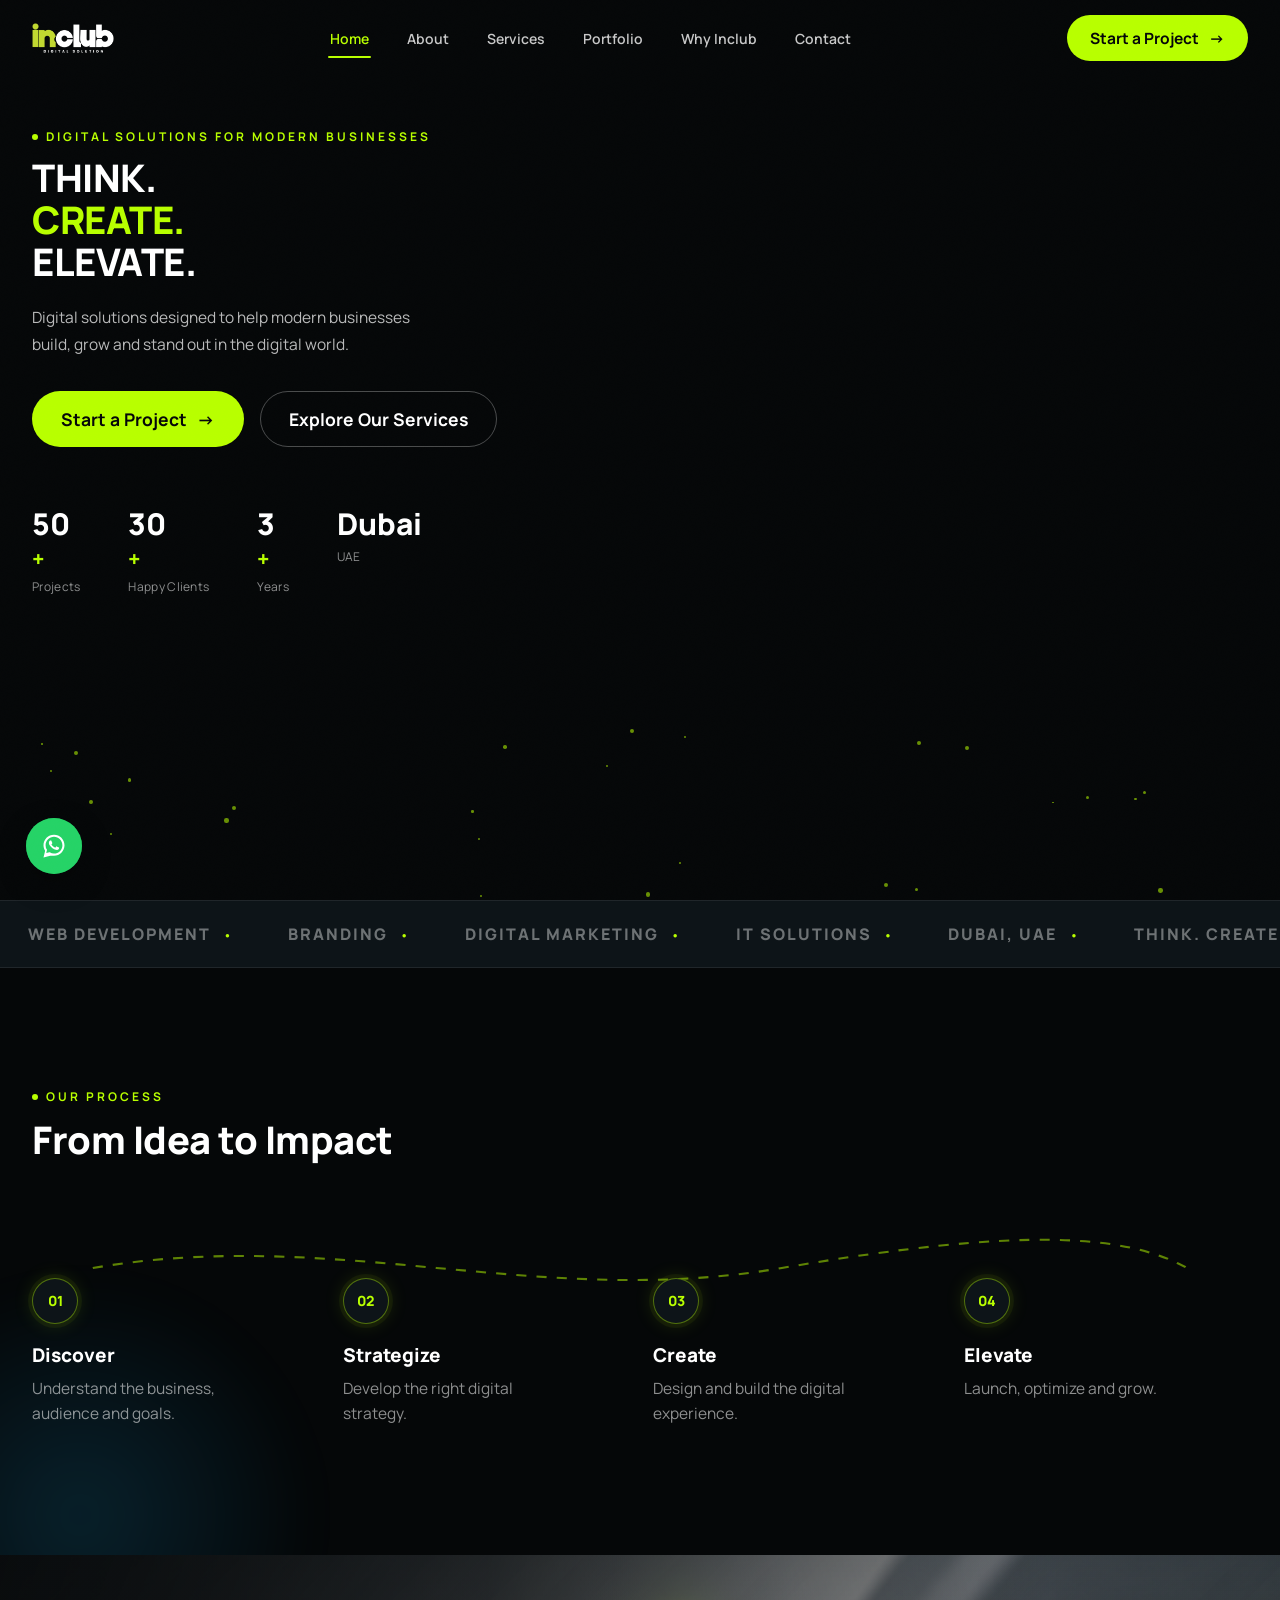
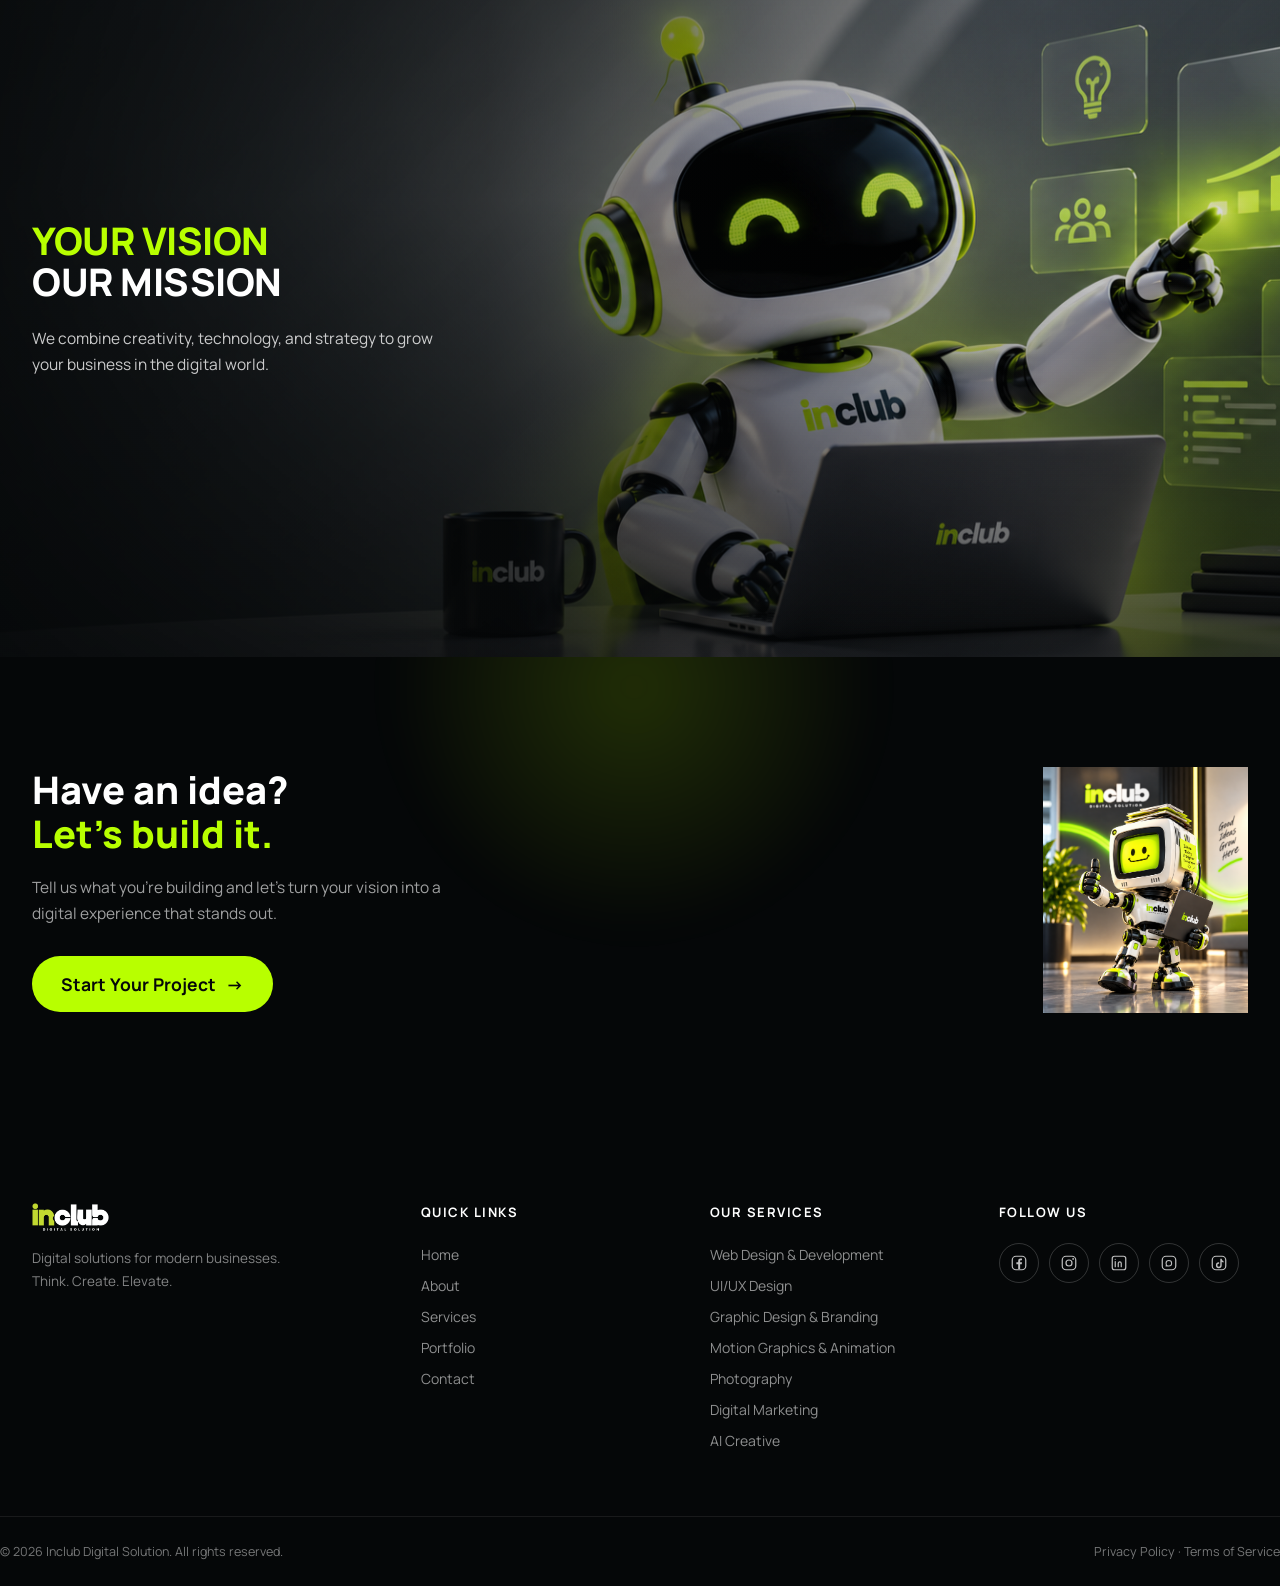
<file: index.html>
<!DOCTYPE html>
<html lang="en">
<head>
<meta charset="UTF-8">
<meta name="viewport" content="width=device-width, initial-scale=1.0">
<title>Inclub Digital Solution — Think. Create. Elevate.</title>
<meta name="description" content="Inclub Digital Solution — Dubai-based digital agency offering web development, branding, digital marketing and IT solutions.">
<link rel="icon" href="assets/logo-mark.png" type="image/png">
<link rel="preconnect" href="https://fonts.googleapis.com">
<link rel="preconnect" href="https://fonts.gstatic.com" crossorigin>
<link href="https://fonts.googleapis.com/css2?family=Manrope:wght@400;500;600;700;800&display=swap" rel="stylesheet">
<link rel="stylesheet" href="style.css">
</head>
<body>

<div class="grain"></div>
<div class="cursor-dot" id="cursorDot"></div>
<div class="cursor-ring" id="cursorRing"></div>
<div class="back-to-top" id="backToTop" aria-label="Back to top" role="button" tabindex="0">
  <svg width="18" height="18" viewBox="0 0 24 24" fill="none"><path d="M12 19V5M12 5L5 12M12 5L19 12" stroke="currentColor" stroke-width="2" stroke-linecap="round" stroke-linejoin="round"/></svg>
</div>

<a href="https://wa.me/971547295871" target="_blank" rel="noopener noreferrer" class="whatsapp-float" aria-label="Chat on WhatsApp">
  <span class="whatsapp-tooltip">Chat with us</span>
  <svg viewBox="0 0 32 32" fill="currentColor"><path d="M16.001 3C9.373 3 4 8.373 4 15c0 2.379.694 4.596 1.885 6.463L4 29l7.717-1.859A11.93 11.93 0 0016.001 27C22.628 27 28 21.627 28 15S22.628 3 16.001 3zm.001 21.6a9.56 9.56 0 01-4.868-1.334l-.349-.207-3.65.879.89-3.556-.228-.365A9.553 9.553 0 016.4 15c0-5.294 4.307-9.6 9.601-9.6 5.293 0 9.6 4.306 9.6 9.6 0 5.294-4.307 9.6-9.6 9.6zm5.264-7.19c-.288-.144-1.706-.842-1.97-.938-.264-.096-.456-.144-.648.144-.192.288-.744.938-.912 1.13-.168.192-.336.216-.624.072-.288-.144-1.216-.448-2.316-1.428-.856-.763-1.434-1.706-1.602-1.994-.168-.288-.018-.444.126-.588.13-.129.288-.336.432-.504.144-.168.192-.288.288-.48.096-.192.048-.36-.024-.504-.072-.144-.648-1.562-.888-2.14-.234-.562-.472-.486-.648-.495l-.552-.01c-.192 0-.504.072-.768.36-.264.288-1.008.984-1.008 2.4 0 1.416 1.032 2.784 1.176 2.976.144.192 2.03 3.1 4.92 4.347.687.297 1.223.474 1.641.606.689.219 1.316.188 1.812.114.553-.083 1.706-.697 1.947-1.37.24-.672.24-1.248.168-1.37-.072-.12-.264-.192-.552-.336z"/></svg>
</a>

<header class="header" id="header">
  <div class="container header-inner">
    <a href="index.html" class="logo"><img src="assets/logo.png" alt="Inclub Digital Solution"></a>

    <nav class="nav" id="mainNav">
      <a href="index.html" class="nav-link" data-nav>Home</a>
      <a href="about.html" class="nav-link" data-nav>About</a>
      <a href="services.html" class="nav-link" data-nav>Services</a>
      <a href="portfolio.html" class="nav-link" data-nav>Portfolio</a>
      <a href="why-inclub.html" class="nav-link" data-nav>Why Inclub</a>
      <a href="contact.html" class="nav-link" data-nav>Contact</a>
    </nav>

    <a href="contact.html" class="btn btn-primary btn-sm header-cta">Start a Project <span class="arrow">→</span></a>

    <button class="hamburger" id="hamburger" aria-label="Open menu" aria-expanded="false">
      <span></span><span></span><span></span>
    </button>
  </div>

</header>
  <div class="mobile-menu" id="mobileMenu">
    <nav class="mobile-nav">
      <a href="index.html" data-nav-mobile>Home</a>
      <a href="about.html" data-nav-mobile>About</a>
      <a href="services.html" data-nav-mobile>Services</a>
      <a href="portfolio.html" data-nav-mobile>Portfolio</a>
      <a href="why-inclub.html" data-nav-mobile>Why Inclub</a>
      <a href="contact.html" data-nav-mobile>Contact</a>
    </nav>
    <a href="contact.html" class="btn btn-primary" data-nav-mobile>Start a Project <span class="arrow">→</span></a>
  </div>


<section class="hero" id="home">
  <div class="hero-bg">
    <video class="hero-bg-video" autoplay muted loop playsinline preload="auto">
      <source src="assets/background_play.mp4" type="video/mp4">
    </video>
  </div>
  <div class="hero-particles" id="heroParticles"></div>

  <div class="container hero-inner">
    <p class="eyebrow reveal">Digital Solutions for Modern Businesses</p>
    <h1 class="hero-title reveal">
      <span class="line line-white">THINK.</span>
      <span class="line line-lime">CREATE.</span>
      <span class="line line-white">ELEVATE.</span>
    </h1>
    <p class="hero-sub reveal">Digital solutions designed to help modern businesses build, grow and stand out in the digital world.</p>

    <div class="hero-actions reveal">
      <a href="contact.html" class="btn btn-primary">Start a Project <span class="arrow">→</span></a>
      <a href="services.html" class="btn btn-outline">Explore Our Services</a>
    </div>

    <div class="hero-stats reveal">
      <div class="stat"><span class="stat-num" data-count="50">0</span><span class="stat-suffix">+</span><span class="stat-label">Projects</span></div>
      <div class="stat"><span class="stat-num" data-count="30">0</span><span class="stat-suffix">+</span><span class="stat-label">Happy Clients</span></div>
      <div class="stat"><span class="stat-num" data-count="3">0</span><span class="stat-suffix">+</span><span class="stat-label">Years</span></div>
      <div class="stat stat-text"><span class="stat-num-static">Dubai</span><span class="stat-label">UAE</span></div>
    </div>
  </div>
</section>

<div class="marquee">
  <div class="marquee-track">
    <div class="marquee-item">Web Development <span>●</span></div>
    <div class="marquee-item">Branding <span>●</span></div>
    <div class="marquee-item">Digital Marketing <span>●</span></div>
    <div class="marquee-item">IT Solutions <span>●</span></div>
    <div class="marquee-item">Dubai, UAE <span>●</span></div>
    <div class="marquee-item">Think. Create. Elevate. <span>●</span></div>
    <div class="marquee-item">Web Development <span>●</span></div>
    <div class="marquee-item">Branding <span>●</span></div>
    <div class="marquee-item">Digital Marketing <span>●</span></div>
    <div class="marquee-item">IT Solutions <span>●</span></div>
    <div class="marquee-item">Dubai, UAE <span>●</span></div>
    <div class="marquee-item">Think. Create. Elevate. <span>●</span></div>
  </div>
</div>

<section class="process" id="process">
  <div class="container">
    <div class="section-head reveal">
      <p class="eyebrow">Our Process</p>
      <h2 class="section-title section-title-light">From Idea to Impact</h2>
    </div>

    <div class="process-track reveal">
      <svg class="process-line" viewBox="0 0 1200 120" preserveAspectRatio="none" aria-hidden="true">
        <path d="M60 60 C 300 10, 500 110, 740 60 S 1080 20, 1140 60" />
      </svg>

      <div class="process-steps">
        <div class="process-step">
          <span class="process-index">01</span>
          <h4>Discover</h4>
          <p>Understand the business, audience and goals.</p>
        </div>
        <div class="process-step">
          <span class="process-index">02</span>
          <h4>Strategize</h4>
          <p>Develop the right digital strategy.</p>
        </div>
        <div class="process-step">
          <span class="process-index">03</span>
          <h4>Create</h4>
          <p>Design and build the digital experience.</p>
        </div>
        <div class="process-step">
          <span class="process-index">04</span>
          <h4>Elevate</h4>
          <p>Launch, optimize and grow.</p>
        </div>
      </div>
    </div>
  </div>
</section>

<section class="vision" id="vision">
  <div class="vision-bg" style="background-image:url('assets/our-mission.png')" id="visionBg"></div>
  <div class="vision-overlay"></div>
  <div class="container vision-inner reveal">
    <h2 class="vision-title">
      <span class="line-lime">YOUR VISION</span>
      <span class="line-white">OUR MISSION</span>
    </h2>
    <p class="vision-text">We combine creativity, technology, and strategy to grow your business in the digital world.</p>
  </div>
</section>

<section class="cta">
  <div class="container cta-inner reveal">
    <div class="cta-copy">
      <h2>Have an idea?<br><span class="lime">Let's build it.</span></h2>
      <p>Tell us what you're building and let's turn your vision into a digital experience that stands out.</p>
      <a href="contact.html" class="btn btn-primary">Start Your Project <span class="arrow">→</span></a>
    </div>
    <img src="assets/inclub_icon.png" alt="Inclub" class="cta-robot">
  </div>
</section>

<footer class="footer">
  <div class="container footer-grid">
    <div class="footer-brand">
      <img src="assets/logo.png" alt="Inclub Digital Solution">
      <p>Digital solutions for modern businesses.<br>Think. Create. Elevate.</p>
    </div>

    <div class="footer-col">
      <h5>Quick Links</h5>
      <a href="index.html">Home</a>
      <a href="about.html">About</a>
      <a href="services.html">Services</a>
      <a href="portfolio.html">Portfolio</a>
      <a href="contact.html">Contact</a>
    </div>

    <div class="footer-col">
      <h5>Our Services</h5>
      <a href="services.html">Web Design & Development</a>
      <a href="services.html">UI/UX Design</a>
      <a href="services.html">Graphic Design & Branding</a>
      <a href="services.html">Motion Graphics & Animation</a>
      <a href="services.html">Photography</a>
      <a href="services.html">Digital Marketing</a>
      <a href="services.html">AI Creative</a>
    </div>

    <div class="footer-col">
      <h5>Follow Us</h5>
      <div class="footer-social">
        <a href="https://www.facebook.com/profile.php?id=61593820896204" target="_blank" rel="noopener noreferrer" aria-label="Facebook" class="social-btn">
          <svg width="18" height="18" viewBox="0 0 24 24" fill="none"><rect x="3" y="3" width="18" height="18" rx="5" stroke="currentColor" stroke-width="1.6"/><path d="M13.5 20v-6.5h2.2l.3-2.5h-2.5v-1.6c0-.7.3-1.2 1.2-1.2h1.3V6c-.2 0-1-.1-1.9-.1-1.9 0-3.2 1.1-3.2 3.3v1.8H8.5v2.5h2.4V20h2.6z" fill="currentColor"/></svg>
        </a>
        <a href="https://www.instagram.com/inclubdigitalsolution/" target="_blank" rel="noopener noreferrer" aria-label="Instagram" class="social-btn">
          <svg width="18" height="18" viewBox="0 0 24 24" fill="none"><rect x="3" y="3" width="18" height="18" rx="5" stroke="currentColor" stroke-width="1.6"/><circle cx="12" cy="12" r="4" stroke="currentColor" stroke-width="1.6"/><circle cx="17.5" cy="6.5" r="1.2" fill="currentColor"/></svg>
        </a>
        <a href="https://www.linkedin.com/company/inclubdigitalsolution/" target="_blank" rel="noopener noreferrer" aria-label="LinkedIn" class="social-btn">
          <svg width="18" height="18" viewBox="0 0 24 24" fill="none"><rect x="3" y="3" width="18" height="18" rx="3" stroke="currentColor" stroke-width="1.6"/><path d="M7 10v7M7 7v.01M11 17v-4.5a2 2 0 014-.2M15 17v-4.7" stroke="currentColor" stroke-width="1.6" stroke-linecap="round"/></svg>
        </a>
        <a href="https://wa.me/971547295871" target="_blank" rel="noopener noreferrer" aria-label="WhatsApp" class="social-btn">
          <svg width="18" height="18" viewBox="0 0 24 24" fill="none"><rect x="3" y="3" width="18" height="18" rx="5" stroke="currentColor" stroke-width="1.6"/><path d="M15.5 12.3c0 2-1.7 3.7-3.7 3.7-.6 0-1.2-.1-1.7-.4l-2 .5.5-1.9a3.6 3.6 0 01-.5-1.9c0-2 1.7-3.7 3.7-3.7s3.7 1.7 3.7 3.7z" stroke="currentColor" stroke-width="1.4" stroke-linejoin="round"/></svg>
        </a>
        <a href="https://www.tiktok.com/@inclubdigitalsolution" target="_blank" rel="noopener noreferrer" aria-label="TikTok" class="social-btn">
          <svg width="18" height="18" viewBox="0 0 24 24" fill="none"><rect x="3" y="3" width="18" height="18" rx="5" stroke="currentColor" stroke-width="1.6"/><path d="M13.75 6.3h1.85c.16 1.42 1.02 2.6 2.4 3.02v1.9c-.87-.05-1.68-.33-2.4-.79v4.55a3.86 3.86 0 11-3.86-3.86c.14 0 .28.01.41.03v1.92a1.96 1.96 0 101.6 1.93V6.3z" fill="currentColor"/></svg>
        </a>
      </div>
    </div>
  </div>

  <div class="container footer-bottom">
    <span>© <span id="year"></span> Inclub Digital Solution. All rights reserved.</span>
    <span class="footer-legal"><a href="#">Privacy Policy</a> · <a href="#">Terms of Service</a></span>
  </div>
</footer>

<script src="script.js"></script>
</body>
</html>
</file>
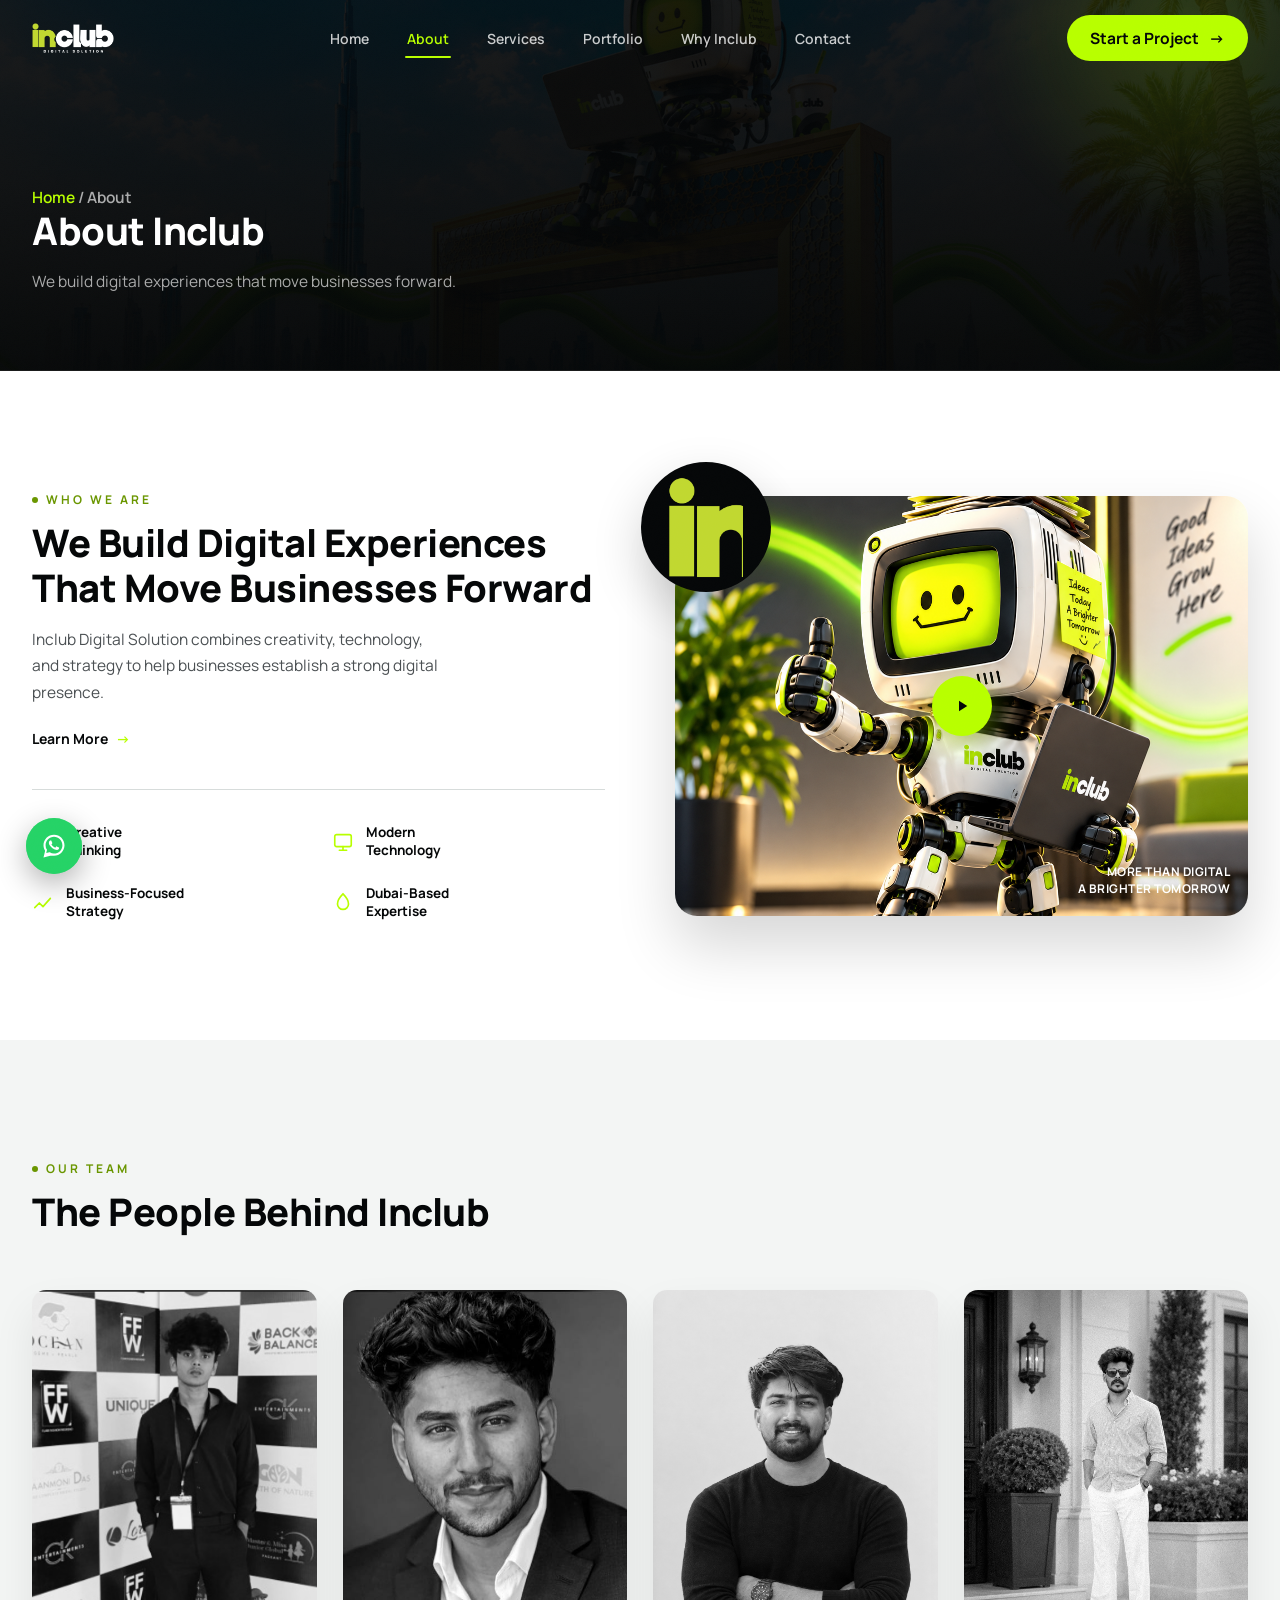
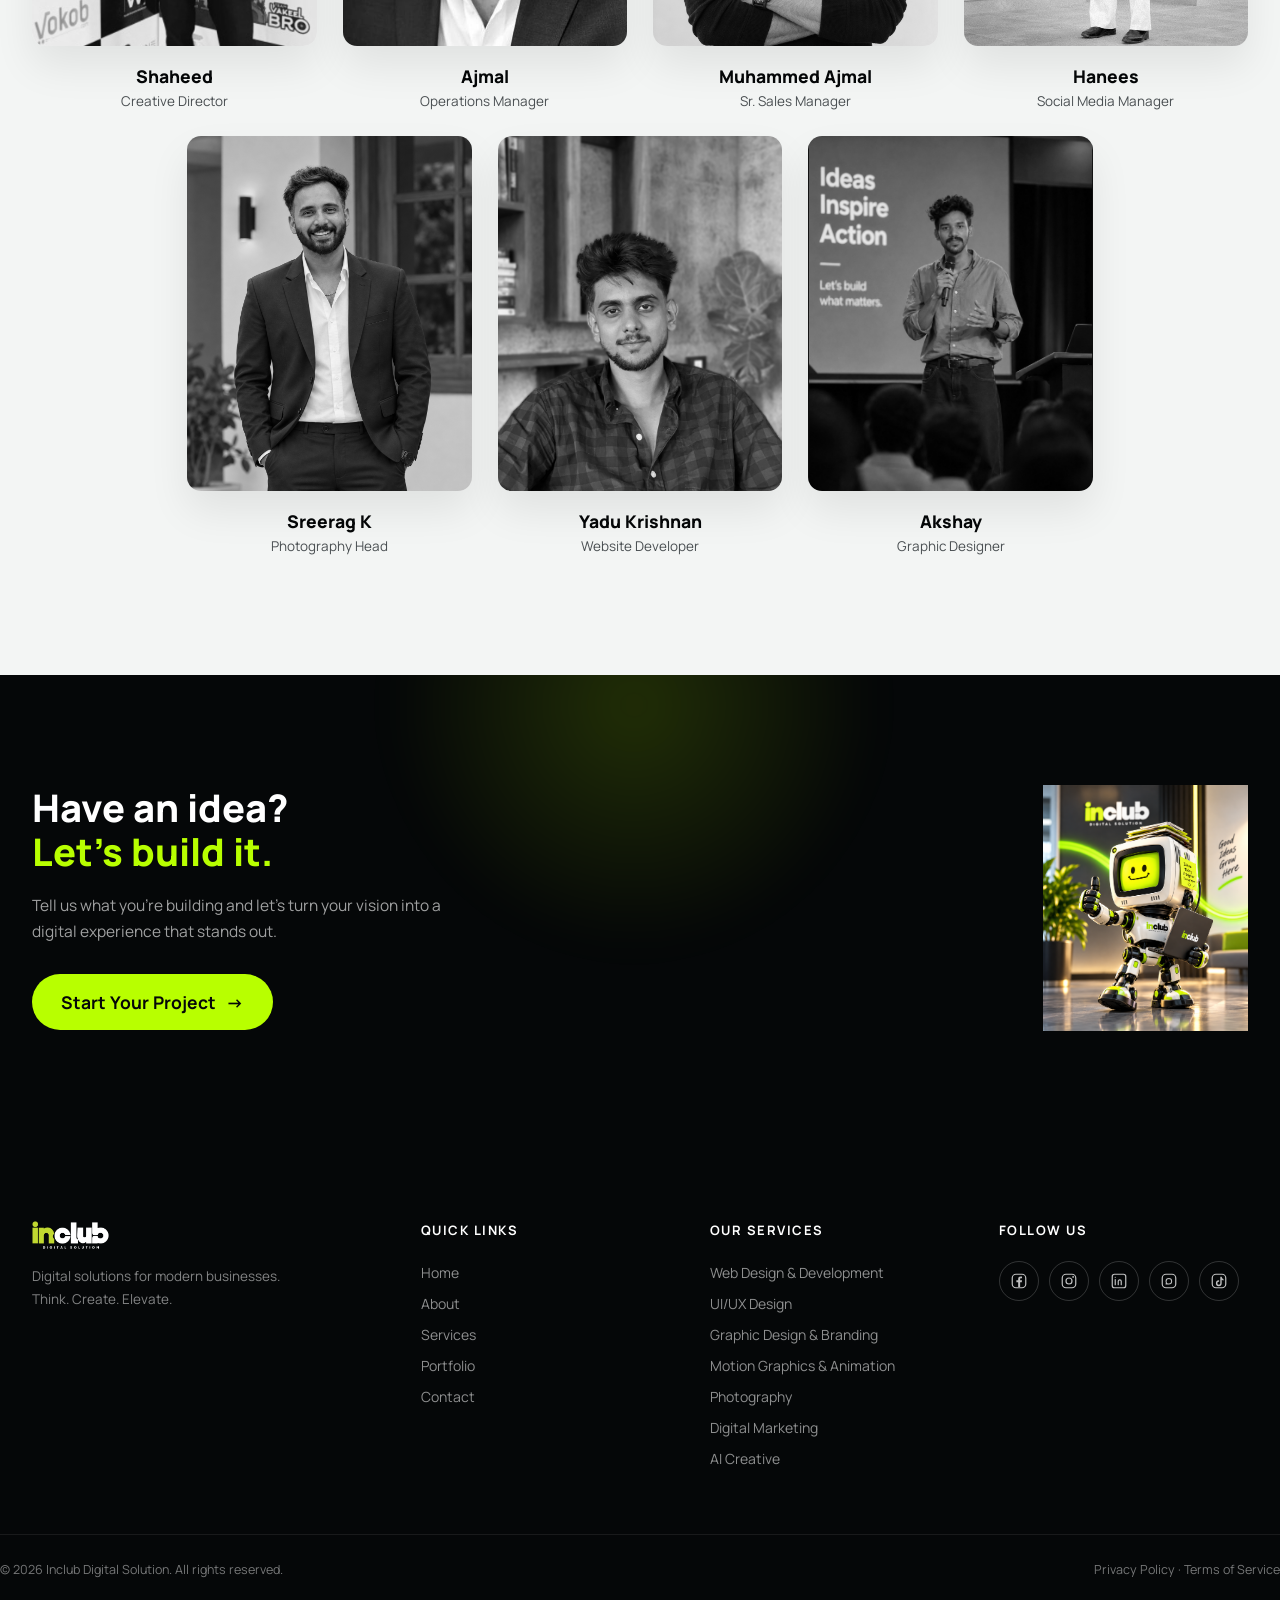
<file: about.html>
<!DOCTYPE html>
<html lang="en">
<head>
<meta charset="UTF-8">
<meta name="viewport" content="width=device-width, initial-scale=1.0">
<title>About Us — Inclub Digital Solution</title>
<meta name="description" content="Inclub Digital Solution combines creativity, technology, and strategy to help businesses in Dubai establish a strong digital presence.">
<link rel="icon" href="assets/logo-mark.png" type="image/png">
<link rel="preconnect" href="https://fonts.googleapis.com">
<link rel="preconnect" href="https://fonts.gstatic.com" crossorigin>
<link href="https://fonts.googleapis.com/css2?family=Manrope:wght@400;500;600;700;800&display=swap" rel="stylesheet">
<link rel="stylesheet" href="style.css">
</head>
<body>

<div class="grain"></div>
<div class="cursor-dot" id="cursorDot"></div>
<div class="cursor-ring" id="cursorRing"></div>
<div class="back-to-top" id="backToTop" aria-label="Back to top" role="button" tabindex="0">
  <svg width="18" height="18" viewBox="0 0 24 24" fill="none"><path d="M12 19V5M12 5L5 12M12 5L19 12" stroke="currentColor" stroke-width="2" stroke-linecap="round" stroke-linejoin="round"/></svg>
</div>

<a href="https://wa.me/971547295871" target="_blank" rel="noopener noreferrer" class="whatsapp-float" aria-label="Chat on WhatsApp">
  <span class="whatsapp-tooltip">Chat with us</span>
  <svg viewBox="0 0 32 32" fill="currentColor"><path d="M16.001 3C9.373 3 4 8.373 4 15c0 2.379.694 4.596 1.885 6.463L4 29l7.717-1.859A11.93 11.93 0 0016.001 27C22.628 27 28 21.627 28 15S22.628 3 16.001 3zm.001 21.6a9.56 9.56 0 01-4.868-1.334l-.349-.207-3.65.879.89-3.556-.228-.365A9.553 9.553 0 016.4 15c0-5.294 4.307-9.6 9.601-9.6 5.293 0 9.6 4.306 9.6 9.6 0 5.294-4.307 9.6-9.6 9.6zm5.264-7.19c-.288-.144-1.706-.842-1.97-.938-.264-.096-.456-.144-.648.144-.192.288-.744.938-.912 1.13-.168.192-.336.216-.624.072-.288-.144-1.216-.448-2.316-1.428-.856-.763-1.434-1.706-1.602-1.994-.168-.288-.018-.444.126-.588.13-.129.288-.336.432-.504.144-.168.192-.288.288-.48.096-.192.048-.36-.024-.504-.072-.144-.648-1.562-.888-2.14-.234-.562-.472-.486-.648-.495l-.552-.01c-.192 0-.504.072-.768.36-.264.288-1.008.984-1.008 2.4 0 1.416 1.032 2.784 1.176 2.976.144.192 2.03 3.1 4.92 4.347.687.297 1.223.474 1.641.606.689.219 1.316.188 1.812.114.553-.083 1.706-.697 1.947-1.37.24-.672.24-1.248.168-1.37-.072-.12-.264-.192-.552-.336z"/></svg>
</a>

<header class="header" id="header">
  <div class="container header-inner">
    <a href="index.html" class="logo"><img src="assets/logo.png" alt="Inclub Digital Solution"></a>

    <nav class="nav" id="mainNav">
      <a href="index.html" class="nav-link" data-nav>Home</a>
      <a href="about.html" class="nav-link" data-nav>About</a>
      <a href="services.html" class="nav-link" data-nav>Services</a>
      <a href="portfolio.html" class="nav-link" data-nav>Portfolio</a>
      <a href="why-inclub.html" class="nav-link" data-nav>Why Inclub</a>
      <a href="contact.html" class="nav-link" data-nav>Contact</a>
    </nav>

    <a href="contact.html" class="btn btn-primary btn-sm header-cta">Start a Project <span class="arrow">→</span></a>

    <button class="hamburger" id="hamburger" aria-label="Open menu" aria-expanded="false">
      <span></span><span></span><span></span>
    </button>
  </div>

</header>
  <div class="mobile-menu" id="mobileMenu">
    <nav class="mobile-nav">
      <a href="index.html" data-nav-mobile>Home</a>
      <a href="about.html" data-nav-mobile>About</a>
      <a href="services.html" data-nav-mobile>Services</a>
      <a href="portfolio.html" data-nav-mobile>Portfolio</a>
      <a href="why-inclub.html" data-nav-mobile>Why Inclub</a>
      <a href="contact.html" data-nav-mobile>Contact</a>
    </nav>
    <a href="contact.html" class="btn btn-primary" data-nav-mobile>Start a Project <span class="arrow">→</span></a>
  </div>


<section class="page-banner">
  <div class="page-banner-bg" style="background-image:url('assets/banner.png')"></div>
  <div class="page-banner-overlay"></div>
  <div class="container page-banner-inner reveal">
    <p class="breadcrumb"><a href="index.html">Home</a> / About</p>
    <h1>About Inclub</h1>
    <p>We build digital experiences that move businesses forward.</p>
  </div>
</section>

<section class="about">
  <div class="container about-grid">
    <div class="about-copy reveal">
      <p class="eyebrow eyebrow-dark">Who We Are</p>
      <h2 class="section-title">We Build Digital Experiences That Move Businesses Forward</h2>
      <p class="section-text">Inclub Digital Solution combines creativity, technology, and strategy to help businesses establish a strong digital presence.</p>
      <a href="services.html" class="link-arrow">Learn More <span class="arrow">→</span></a>

      <div class="about-features">
        <div class="about-feature">
          <svg width="22" height="22" viewBox="0 0 24 24" fill="none"><path d="M12 2v4M12 18v4M4.9 4.9l2.8 2.8M16.3 16.3l2.8 2.8M2 12h4M18 12h4M4.9 19.1l2.8-2.8M16.3 7.7l2.8-2.8" stroke="#B8FF00" stroke-width="1.8" stroke-linecap="round"/></svg>
          <span>Creative<br>Thinking</span>
        </div>
        <div class="about-feature">
          <svg width="22" height="22" viewBox="0 0 24 24" fill="none"><rect x="3" y="4" width="18" height="13" rx="2" stroke="#B8FF00" stroke-width="1.8"/><path d="M8 21h8M12 17v4" stroke="#B8FF00" stroke-width="1.8" stroke-linecap="round"/></svg>
          <span>Modern<br>Technology</span>
        </div>
        <div class="about-feature">
          <svg width="22" height="22" viewBox="0 0 24 24" fill="none"><path d="M3 17l5-5 4 4 8-9" stroke="#B8FF00" stroke-width="1.8" stroke-linecap="round" stroke-linejoin="round"/></svg>
          <span>Business-Focused<br>Strategy</span>
        </div>
        <div class="about-feature">
          <svg width="22" height="22" viewBox="0 0 24 24" fill="none"><path d="M12 2C8 6 6 9.5 6 13a6 6 0 0012 0c0-3.5-2-7-6-11z" stroke="#B8FF00" stroke-width="1.8"/></svg>
          <span>Dubai-Based<br>Expertise</span>
        </div>
      </div>
    </div>

    <div class="about-visual reveal">
      <div class="about-mark">
        <img src="assets/logo-mark.png" alt="Inclub logo mark">
      </div>
      <div class="about-image">
        <img src="assets/inclub_icon.png" alt="About Inclub">
        <button class="play-btn" aria-label="Play video">
          <svg width="18" height="18" viewBox="0 0 24 24" fill="none"><path d="M8 5v14l11-7L8 5z" fill="#050708"/></svg>
        </button>
        <span class="about-caption">MORE THAN DIGITAL<br>A BRIGHTER TOMORROW</span>
      </div>
    </div>
  </div>
</section>

<section class="team">
  <div class="container">
    <div class="section-head reveal">
      <p class="eyebrow eyebrow-dark">Our Team</p>
      <h2 class="section-title">The People Behind Inclub</h2>
    </div>

    <div class="team-grid">
      <div class="team-card reveal">
        <div class="team-photo">
          <img src="assets/team/shaheed.png" alt="Shaheed" style="object-position: center 8%;">
        </div>
        <h3 class="team-name">Shaheed</h3>
        <p class="team-role">Creative Director</p>
      </div>

      <div class="team-card reveal">
        <div class="team-photo">
          <img src="assets/team/aju.jpeg" alt="Aju" style="object-position: center 20%;">
        </div>
        <h3 class="team-name">Ajmal </h3>
        <p class="team-role">Operations Manager</p>
      </div>

      <div class="team-card reveal">
        <div class="team-photo">
          <img src="assets/team/m.ajmal.png" alt="Ajmal" style="object-position: center 20%;">
        </div>
        <h3 class="team-name">Muhammed Ajmal </h3>
        <p class="team-role">Sr. Sales Manager</p>
      </div>

      <div class="team-card reveal">
        <div class="team-photo">
          <img src="assets/team/hanees.jpeg" alt="Hanees" style="object-position: center 20%;">
        </div>
        <h3 class="team-name">Hanees</h3>
        <p class="team-role">Social Media Manager</p>
      </div>

       <div class="team-card reveal">
        <div class="team-photo">
          <img src="assets/team/sreerag.png" alt="Sreerag" style="object-position: center 20%;">
        </div>
        <h3 class="team-name">Sreerag K</h3>
        <p class="team-role">Photography Head</p>
      </div>

      <div class="team-card reveal">
        <div class="team-photo">
          <img src="assets/team/yadu.jpg" alt="Yadu" style="object-position: center 15%;">
        </div>
        <h3 class="team-name">Yadu Krishnan</h3>
        <p class="team-role">Website Developer</p>
      </div>

      <div class="team-card reveal">
        <div class="team-photo">
          <img src="assets/team/akshay.png" alt="Akshay" style="object-position: center 10%;">
        </div>
        <h3 class="team-name">Akshay</h3>
        <p class="team-role">Graphic Designer</p>
      </div>
    </div>
  </div>
</section>

<section class="cta">
  <div class="container cta-inner reveal">
    <div class="cta-copy">
      <h2>Have an idea?<br><span class="lime">Let's build it.</span></h2>
      <p>Tell us what you're building and let's turn your vision into a digital experience that stands out.</p>
      <a href="contact.html" class="btn btn-primary">Start Your Project <span class="arrow">→</span></a>
    </div>
    <img src="assets/inclub_icon.png" alt="Inclub" class="cta-robot">
  </div>
</section>

<footer class="footer">
  <div class="container footer-grid">
    <div class="footer-brand">
      <img src="assets/logo.png" alt="Inclub Digital Solution">
      <p>Digital solutions for modern businesses.<br>Think. Create. Elevate.</p>
    </div>

    <div class="footer-col">
      <h5>Quick Links</h5>
      <a href="index.html">Home</a>
      <a href="about.html">About</a>
      <a href="services.html">Services</a>
      <a href="portfolio.html">Portfolio</a>
      <a href="contact.html">Contact</a>
    </div>

    <div class="footer-col">
      <h5>Our Services</h5>
      <a href="services.html">Web Design & Development</a>
      <a href="services.html">UI/UX Design</a>
      <a href="services.html">Graphic Design & Branding</a>
      <a href="services.html">Motion Graphics & Animation</a>
      <a href="services.html">Photography</a>
      <a href="services.html">Digital Marketing</a>
      <a href="services.html">AI Creative</a>
    </div>

    <div class="footer-col">
      <h5>Follow Us</h5>
      <div class="footer-social">
        <a href="https://www.facebook.com/profile.php?id=61593820896204" target="_blank" rel="noopener noreferrer" aria-label="Facebook" class="social-btn">
          <svg width="18" height="18" viewBox="0 0 24 24" fill="none"><rect x="3" y="3" width="18" height="18" rx="5" stroke="currentColor" stroke-width="1.6"/><path d="M13.5 20v-6.5h2.2l.3-2.5h-2.5v-1.6c0-.7.3-1.2 1.2-1.2h1.3V6c-.2 0-1-.1-1.9-.1-1.9 0-3.2 1.1-3.2 3.3v1.8H8.5v2.5h2.4V20h2.6z" fill="currentColor"/></svg>
        </a>
        <a href="https://www.instagram.com/inclubdigitalsolution/" target="_blank" rel="noopener noreferrer" aria-label="Instagram" class="social-btn">
          <svg width="18" height="18" viewBox="0 0 24 24" fill="none"><rect x="3" y="3" width="18" height="18" rx="5" stroke="currentColor" stroke-width="1.6"/><circle cx="12" cy="12" r="4" stroke="currentColor" stroke-width="1.6"/><circle cx="17.5" cy="6.5" r="1.2" fill="currentColor"/></svg>
        </a>
        <a href="https://www.linkedin.com/company/inclubdigitalsolution/" target="_blank" rel="noopener noreferrer" aria-label="LinkedIn" class="social-btn">
          <svg width="18" height="18" viewBox="0 0 24 24" fill="none"><rect x="3" y="3" width="18" height="18" rx="3" stroke="currentColor" stroke-width="1.6"/><path d="M7 10v7M7 7v.01M11 17v-4.5a2 2 0 014-.2M15 17v-4.7" stroke="currentColor" stroke-width="1.6" stroke-linecap="round"/></svg>
        </a>
        <a href="https://wa.me/971547295871" target="_blank" rel="noopener noreferrer" aria-label="WhatsApp" class="social-btn">
          <svg width="18" height="18" viewBox="0 0 24 24" fill="none"><rect x="3" y="3" width="18" height="18" rx="5" stroke="currentColor" stroke-width="1.6"/><path d="M15.5 12.3c0 2-1.7 3.7-3.7 3.7-.6 0-1.2-.1-1.7-.4l-2 .5.5-1.9a3.6 3.6 0 01-.5-1.9c0-2 1.7-3.7 3.7-3.7s3.7 1.7 3.7 3.7z" stroke="currentColor" stroke-width="1.4" stroke-linejoin="round"/></svg>
        </a>
        <a href="https://www.tiktok.com/@inclubdigitalsolution" target="_blank" rel="noopener noreferrer" aria-label="TikTok" class="social-btn">
          <svg width="18" height="18" viewBox="0 0 24 24" fill="none"><rect x="3" y="3" width="18" height="18" rx="5" stroke="currentColor" stroke-width="1.6"/><path d="M13.75 6.3h1.85c.16 1.42 1.02 2.6 2.4 3.02v1.9c-.87-.05-1.68-.33-2.4-.79v4.55a3.86 3.86 0 11-3.86-3.86c.14 0 .28.01.41.03v1.92a1.96 1.96 0 101.6 1.93V6.3z" fill="currentColor"/></svg>
        </a>
      </div>
    </div>
  </div>

  <div class="container footer-bottom">
    <span>© <span id="year"></span> Inclub Digital Solution. All rights reserved.</span>
    <span class="footer-legal"><a href="#">Privacy Policy</a> · <a href="#">Terms of Service</a></span>
  </div>
</footer>

<script src="script.js"></script>
</body>
</html>
</file>
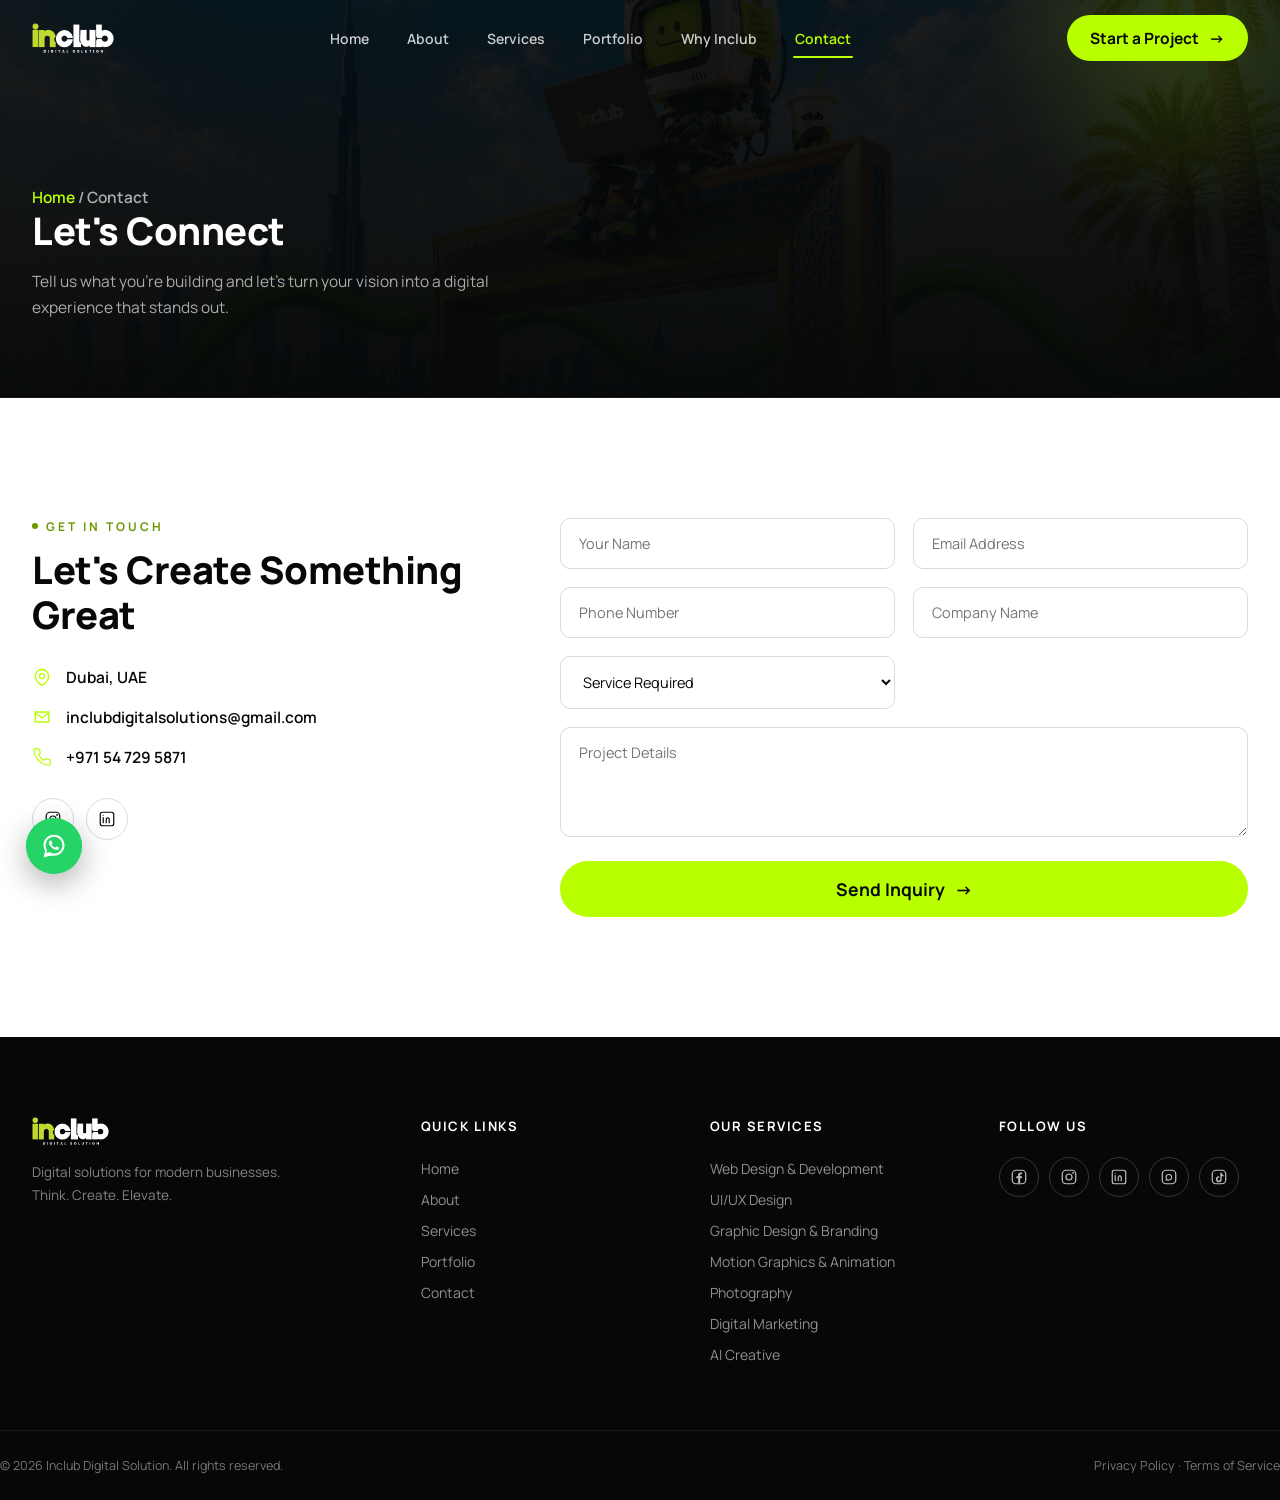
<file: contact.html>
<!DOCTYPE html>
<html lang="en">
<head>
<meta charset="UTF-8">
<meta name="viewport" content="width=device-width, initial-scale=1.0">
<title>Contact — Inclub Digital Solution</title>
<meta name="description" content="Get in touch with Inclub Digital Solution, Dubai. Let's create something great together.">
<link rel="icon" href="assets/logo-mark.png" type="image/png">
<link rel="preconnect" href="https://fonts.googleapis.com">
<link rel="preconnect" href="https://fonts.gstatic.com" crossorigin>
<link href="https://fonts.googleapis.com/css2?family=Manrope:wght@400;500;600;700;800&display=swap" rel="stylesheet">
<link rel="stylesheet" href="style.css">
</head>
<body>

<div class="grain"></div>
<div class="cursor-dot" id="cursorDot"></div>
<div class="cursor-ring" id="cursorRing"></div>
<div class="back-to-top" id="backToTop" aria-label="Back to top" role="button" tabindex="0">
  <svg width="18" height="18" viewBox="0 0 24 24" fill="none"><path d="M12 19V5M12 5L5 12M12 5L19 12" stroke="currentColor" stroke-width="2" stroke-linecap="round" stroke-linejoin="round"/></svg>
</div>

<a href="https://wa.me/971547295871" target="_blank" rel="noopener noreferrer" class="whatsapp-float" aria-label="Chat on WhatsApp">
  <span class="whatsapp-tooltip">Chat with us</span>
  <svg viewBox="0 0 32 32" fill="currentColor"><path d="M16.001 3C9.373 3 4 8.373 4 15c0 2.379.694 4.596 1.885 6.463L4 29l7.717-1.859A11.93 11.93 0 0016.001 27C22.628 27 28 21.627 28 15S22.628 3 16.001 3zm.001 21.6a9.56 9.56 0 01-4.868-1.334l-.349-.207-3.65.879.89-3.556-.228-.365A9.553 9.553 0 016.4 15c0-5.294 4.307-9.6 9.601-9.6 5.293 0 9.6 4.306 9.6 9.6 0 5.294-4.307 9.6-9.6 9.6zm5.264-7.19c-.288-.144-1.706-.842-1.97-.938-.264-.096-.456-.144-.648.144-.192.288-.744.938-.912 1.13-.168.192-.336.216-.624.072-.288-.144-1.216-.448-2.316-1.428-.856-.763-1.434-1.706-1.602-1.994-.168-.288-.018-.444.126-.588.13-.129.288-.336.432-.504.144-.168.192-.288.288-.48.096-.192.048-.36-.024-.504-.072-.144-.648-1.562-.888-2.14-.234-.562-.472-.486-.648-.495l-.552-.01c-.192 0-.504.072-.768.36-.264.288-1.008.984-1.008 2.4 0 1.416 1.032 2.784 1.176 2.976.144.192 2.03 3.1 4.92 4.347.687.297 1.223.474 1.641.606.689.219 1.316.188 1.812.114.553-.083 1.706-.697 1.947-1.37.24-.672.24-1.248.168-1.37-.072-.12-.264-.192-.552-.336z"/></svg>
</a>

<header class="header" id="header">
  <div class="container header-inner">
    <a href="index.html" class="logo"><img src="assets/logo.png" alt="Inclub Digital Solution"></a>

    <nav class="nav" id="mainNav">
      <a href="index.html" class="nav-link" data-nav>Home</a>
      <a href="about.html" class="nav-link" data-nav>About</a>
      <a href="services.html" class="nav-link" data-nav>Services</a>
      <a href="portfolio.html" class="nav-link" data-nav>Portfolio</a>
      <a href="why-inclub.html" class="nav-link" data-nav>Why Inclub</a>
      <a href="contact.html" class="nav-link" data-nav>Contact</a>
    </nav>

    <a href="contact.html" class="btn btn-primary btn-sm header-cta">Start a Project <span class="arrow">→</span></a>

    <button class="hamburger" id="hamburger" aria-label="Open menu" aria-expanded="false">
      <span></span><span></span><span></span>
    </button>
  </div>

</header>
  <div class="mobile-menu" id="mobileMenu">
    <nav class="mobile-nav">
      <a href="index.html" data-nav-mobile>Home</a>
      <a href="about.html" data-nav-mobile>About</a>
      <a href="services.html" data-nav-mobile>Services</a>
      <a href="portfolio.html" data-nav-mobile>Portfolio</a>
      <a href="why-inclub.html" data-nav-mobile>Why Inclub</a>
      <a href="contact.html" data-nav-mobile>Contact</a>
    </nav>
    <a href="contact.html" class="btn btn-primary" data-nav-mobile>Start a Project <span class="arrow">→</span></a>
  </div>


<section class="page-banner">
  <div class="page-banner-bg" style="background-image:url('assets/banner.png')"></div>
  <div class="page-banner-overlay"></div>
  <div class="container page-banner-inner reveal">
    <p class="breadcrumb"><a href="index.html">Home</a> / Contact</p>
    <h1>Let's Connect</h1>
    <p>Tell us what you're building and let's turn your vision into a digital experience that stands out.</p>
  </div>
</section>

<section class="contact">
  <div class="container contact-grid">
    <div class="contact-info reveal">
      <p class="eyebrow eyebrow-dark">Get In Touch</p>
      <h2 class="section-title">Let's Create Something Great</h2>

      <ul class="contact-list">
        <li>
          <svg width="20" height="20" viewBox="0 0 24 24" fill="none"><path d="M12 22s8-4 8-11a8 8 0 10-16 0c0 7 8 11 8 11z" stroke="#B8FF00" stroke-width="1.6"/><circle cx="12" cy="11" r="3" stroke="#B8FF00" stroke-width="1.6"/></svg>
          Dubai, UAE
        </li>
        <li>
          <svg width="20" height="20" viewBox="0 0 24 24" fill="none"><path d="M4 6h16v12H4z" stroke="#B8FF00" stroke-width="1.6"/><path d="M4 7l8 6 8-6" stroke="#B8FF00" stroke-width="1.6"/></svg>
          <a href="mailto:inclubdigitalsolutions@gmail.com">inclubdigitalsolutions@gmail.com</a>
        </li>
        <li>
          <svg width="20" height="20" viewBox="0 0 24 24" fill="none"><path d="M22 16.9v3a2 2 0 01-2.2 2 19.8 19.8 0 01-8.6-3.1 19.5 19.5 0 01-6-6A19.8 19.8 0 012.1 4.2 2 2 0 014.1 2h3a2 2 0 012 1.7c.1.9.3 1.8.6 2.6a2 2 0 01-.5 2.1L8 9.6a16 16 0 006.4 6.4l1.2-1.2a2 2 0 012.1-.5c.8.3 1.7.5 2.6.6a2 2 0 011.7 2z" stroke="#B8FF00" stroke-width="1.5"/></svg>
          <a href="tel:+971547295871">+971 54 729 5871</a>
        </li>
      </ul>

      <div class="social-row">
        <a href="https://www.instagram.com/inclubdigitalsolution/" target="_blank" rel="noopener noreferrer" aria-label="Instagram" class="social-btn">
          <svg width="18" height="18" viewBox="0 0 24 24" fill="none"><rect x="3" y="3" width="18" height="18" rx="5" stroke="currentColor" stroke-width="1.6"/><circle cx="12" cy="12" r="4" stroke="currentColor" stroke-width="1.6"/><circle cx="17.5" cy="6.5" r="1.2" fill="currentColor"/></svg>
        </a>
        <a href="https://www.linkedin.com/company/inclubdigitalsolution/" target="_blank" rel="noopener noreferrer" aria-label="LinkedIn" class="social-btn">
          <svg width="18" height="18" viewBox="0 0 24 24" fill="none"><rect x="3" y="3" width="18" height="18" rx="3" stroke="currentColor" stroke-width="1.6"/><path d="M7 10v7M7 7v.01M11 17v-4.5a2 2 0 014-.2M15 17v-4.7" stroke="currentColor" stroke-width="1.6" stroke-linecap="round"/></svg>
        </a>
      </div>
    </div>

    <form class="contact-form reveal" id="contactForm" novalidate>
      <div class="form-row">
        <div class="field">
          <input type="text" id="fName" name="name" placeholder="Your Name" required>
          <span class="field-error">Please enter your name</span>
        </div>
        <div class="field">
          <input type="email" id="fEmail" name="email" placeholder="Email Address" required>
          <span class="field-error">Please enter a valid email</span>
        </div>
      </div>
      <div class="form-row">
        <div class="field">
          <input type="tel" id="fPhone" name="phone" placeholder="Phone Number">
        </div>
        <div class="field">
          <input type="text" id="fCompany" name="company" placeholder="Company Name">
        </div>
      </div>
      <div class="form-row">
        <div class="field">
          <select id="fService" name="service">
            <option value="" disabled selected>Service Required</option>
            <option>Web Design &amp; Development</option>
            <option>UI/UX Design</option>
            <option>Graphic Design &amp; Branding</option>
            <option>Motion Graphics &amp; Animation</option>
            <option>Photography</option>
            <option>Digital Marketing</option>
            <option>AI Creative</option>
          </select>
        </div>
      </div>
      <div class="form-row">
        <div class="field field-full">
          <textarea id="fDetails" name="details" rows="4" placeholder="Project Details" required></textarea>
          <span class="field-error">Please tell us about your project</span>
        </div>
      </div>
      <button type="submit" class="btn btn-primary btn-block">Send Inquiry <span class="arrow">→</span></button>
      <p class="form-success" id="formSuccess">Thanks — your inquiry has been sent. We'll be in touch soon.</p>
    </form>
  </div>
</section>

<footer class="footer">
  <div class="container footer-grid">
    <div class="footer-brand">
      <img src="assets/logo.png" alt="Inclub Digital Solution">
      <p>Digital solutions for modern businesses.<br>Think. Create. Elevate.</p>
    </div>

    <div class="footer-col">
      <h5>Quick Links</h5>
      <a href="index.html">Home</a>
      <a href="about.html">About</a>
      <a href="services.html">Services</a>
      <a href="portfolio.html">Portfolio</a>
      <a href="contact.html">Contact</a>
    </div>

    <div class="footer-col">
      <h5>Our Services</h5>
      <a href="services.html">Web Design & Development</a>
      <a href="services.html">UI/UX Design</a>
      <a href="services.html">Graphic Design & Branding</a>
      <a href="services.html">Motion Graphics & Animation</a>
      <a href="services.html">Photography</a>
      <a href="services.html">Digital Marketing</a>
      <a href="services.html">AI Creative</a>
    </div>

    <div class="footer-col">
      <h5>Follow Us</h5>
      <div class="footer-social">
        <a href="https://www.facebook.com/profile.php?id=61593820896204" target="_blank" rel="noopener noreferrer" aria-label="Facebook" class="social-btn">
          <svg width="18" height="18" viewBox="0 0 24 24" fill="none"><rect x="3" y="3" width="18" height="18" rx="5" stroke="currentColor" stroke-width="1.6"/><path d="M13.5 20v-6.5h2.2l.3-2.5h-2.5v-1.6c0-.7.3-1.2 1.2-1.2h1.3V6c-.2 0-1-.1-1.9-.1-1.9 0-3.2 1.1-3.2 3.3v1.8H8.5v2.5h2.4V20h2.6z" fill="currentColor"/></svg>
        </a>
        <a href="https://www.instagram.com/inclubdigitalsolution/" target="_blank" rel="noopener noreferrer" aria-label="Instagram" class="social-btn">
          <svg width="18" height="18" viewBox="0 0 24 24" fill="none"><rect x="3" y="3" width="18" height="18" rx="5" stroke="currentColor" stroke-width="1.6"/><circle cx="12" cy="12" r="4" stroke="currentColor" stroke-width="1.6"/><circle cx="17.5" cy="6.5" r="1.2" fill="currentColor"/></svg>
        </a>
        <a href="https://www.linkedin.com/company/inclubdigitalsolution/" target="_blank" rel="noopener noreferrer" aria-label="LinkedIn" class="social-btn">
          <svg width="18" height="18" viewBox="0 0 24 24" fill="none"><rect x="3" y="3" width="18" height="18" rx="3" stroke="currentColor" stroke-width="1.6"/><path d="M7 10v7M7 7v.01M11 17v-4.5a2 2 0 014-.2M15 17v-4.7" stroke="currentColor" stroke-width="1.6" stroke-linecap="round"/></svg>
        </a>
        <a href="https://wa.me/971547295871" target="_blank" rel="noopener noreferrer" aria-label="WhatsApp" class="social-btn">
          <svg width="18" height="18" viewBox="0 0 24 24" fill="none"><rect x="3" y="3" width="18" height="18" rx="5" stroke="currentColor" stroke-width="1.6"/><path d="M15.5 12.3c0 2-1.7 3.7-3.7 3.7-.6 0-1.2-.1-1.7-.4l-2 .5.5-1.9a3.6 3.6 0 01-.5-1.9c0-2 1.7-3.7 3.7-3.7s3.7 1.7 3.7 3.7z" stroke="currentColor" stroke-width="1.4" stroke-linejoin="round"/></svg>
        </a>
        <a href="https://www.tiktok.com/@inclubdigitalsolution" target="_blank" rel="noopener noreferrer" aria-label="TikTok" class="social-btn">
          <svg width="18" height="18" viewBox="0 0 24 24" fill="none"><rect x="3" y="3" width="18" height="18" rx="5" stroke="currentColor" stroke-width="1.6"/><path d="M13.75 6.3h1.85c.16 1.42 1.02 2.6 2.4 3.02v1.9c-.87-.05-1.68-.33-2.4-.79v4.55a3.86 3.86 0 11-3.86-3.86c.14 0 .28.01.41.03v1.92a1.96 1.96 0 101.6 1.93V6.3z" fill="currentColor"/></svg>
        </a>
      </div>
    </div>
  </div>

  <div class="container footer-bottom">
    <span>© <span id="year"></span> Inclub Digital Solution. All rights reserved.</span>
    <span class="footer-legal"><a href="#">Privacy Policy</a> · <a href="#">Terms of Service</a></span>
  </div>
</footer>

<script src="script.js"></script>
</body>
</html>
</file>
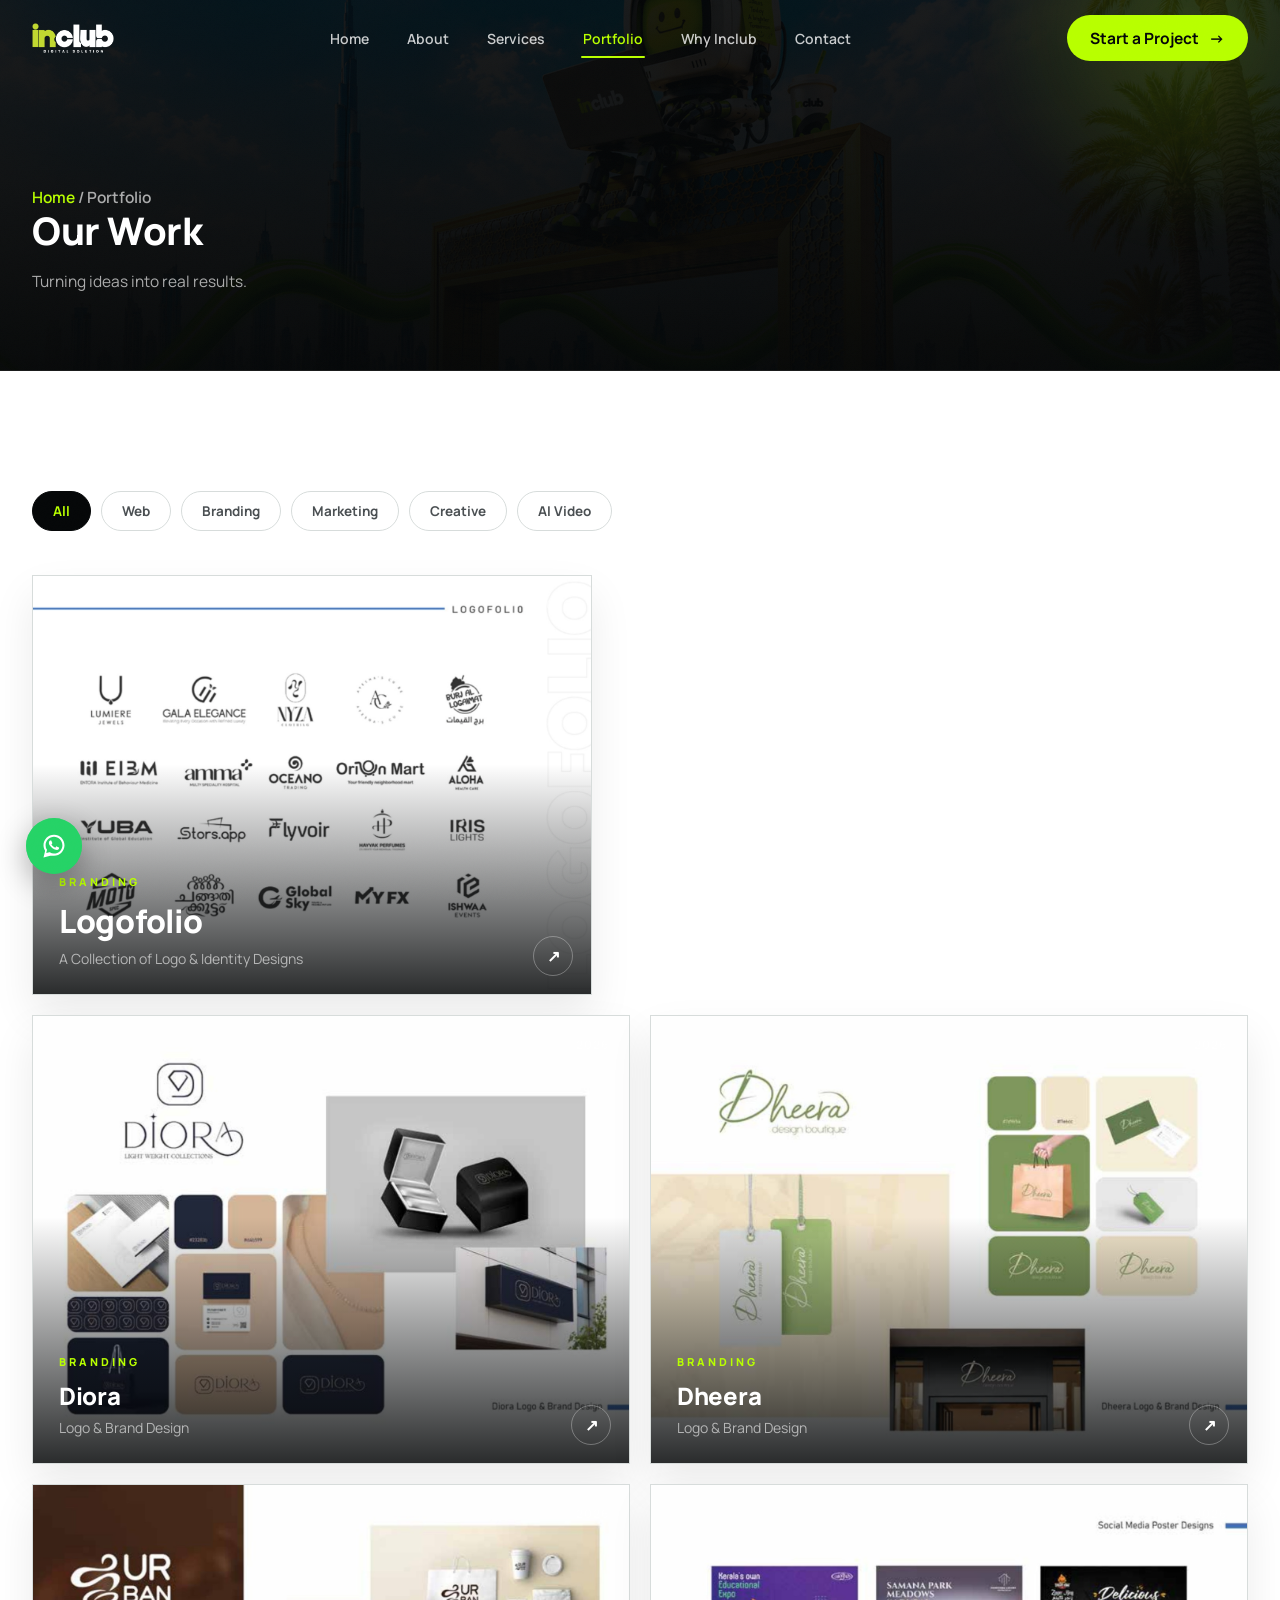
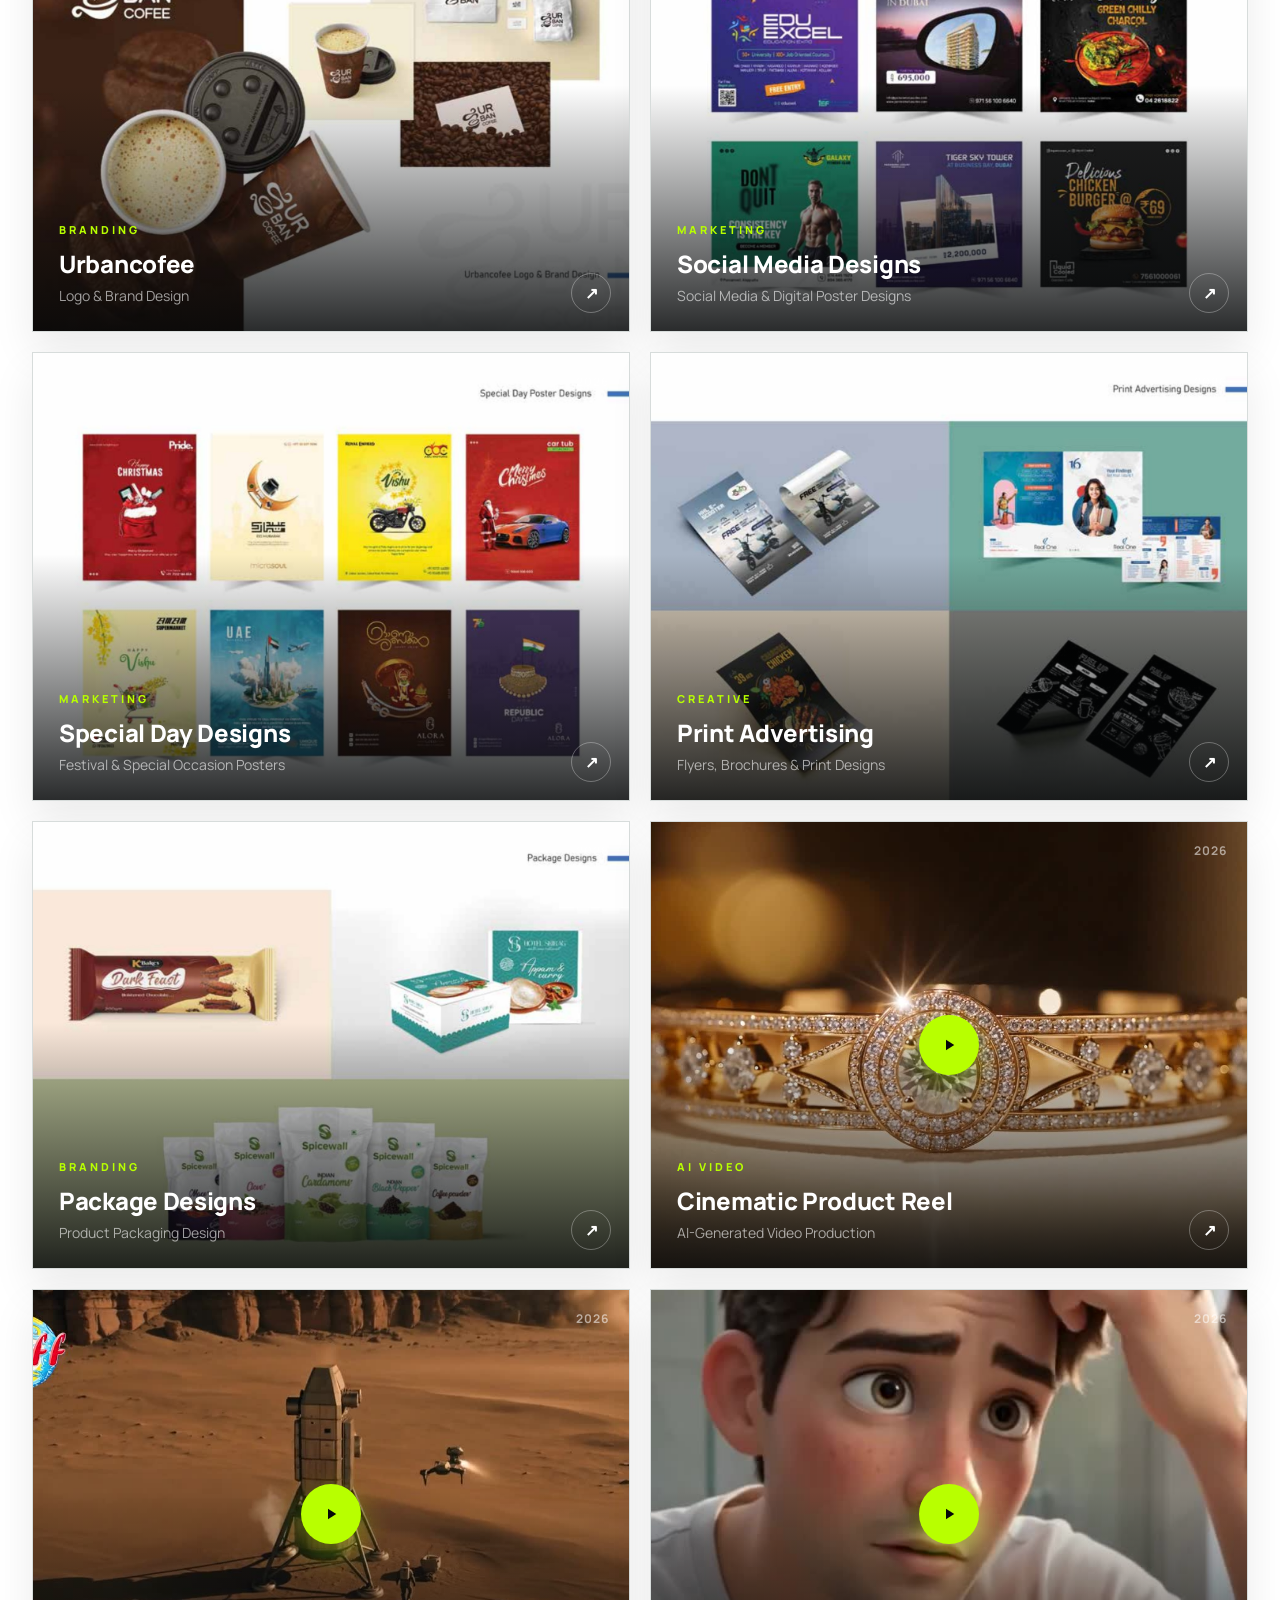
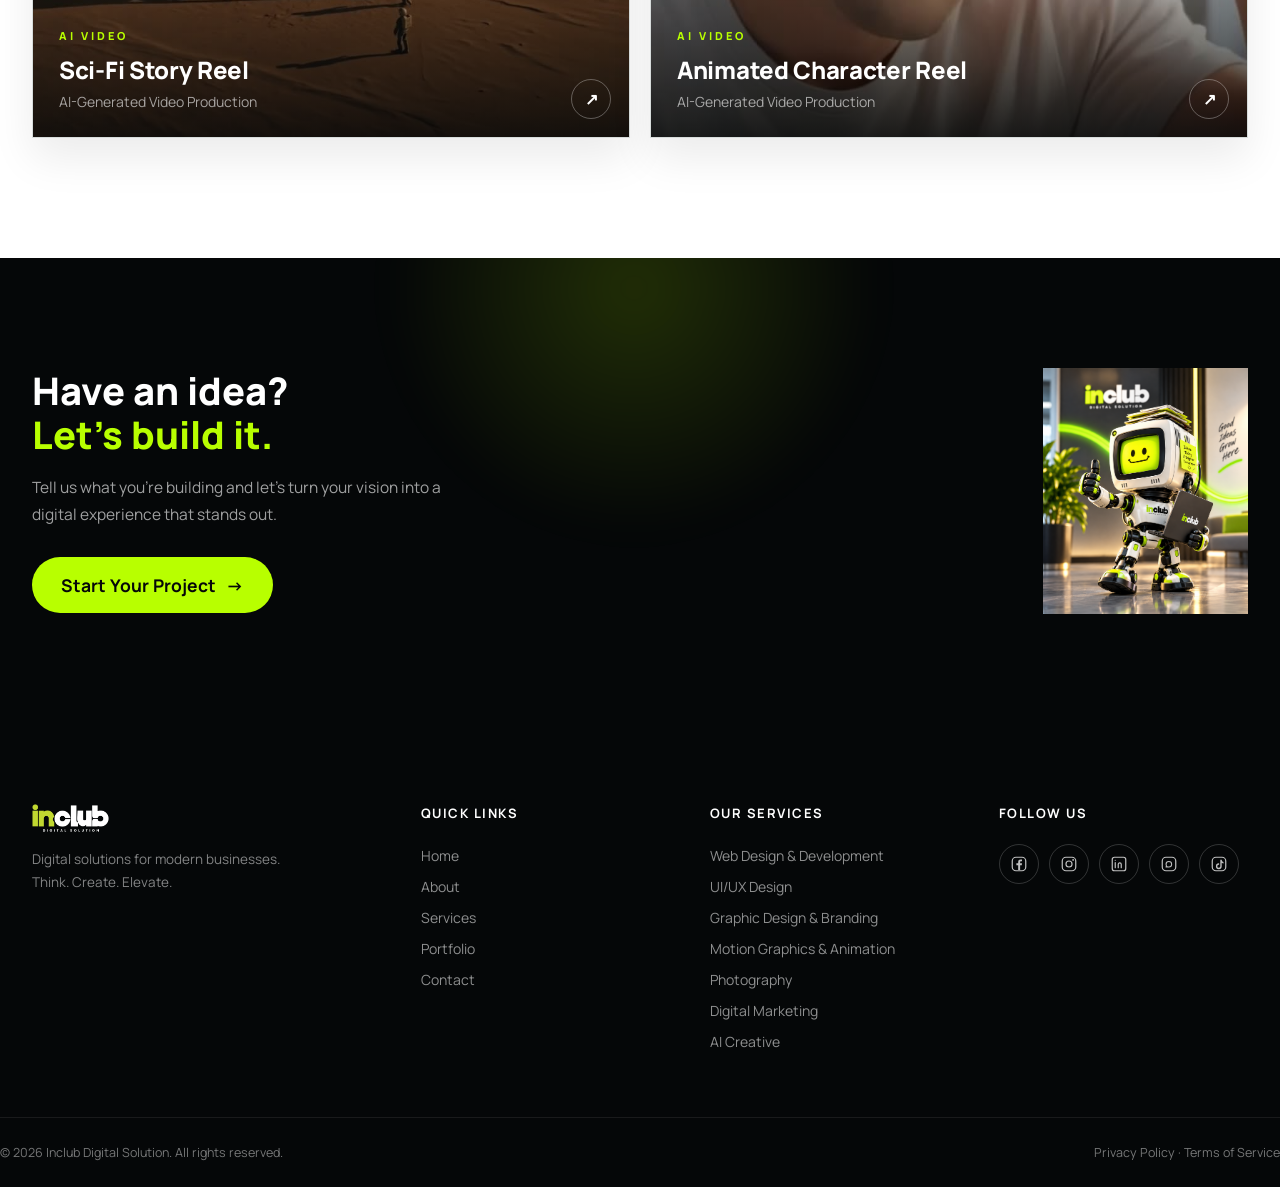
<file: portfolio.html>
<!DOCTYPE html>
<html lang="en">
<head>
<meta charset="UTF-8">
<meta name="viewport" content="width=device-width, initial-scale=1.0">
<title>Portfolio — Inclub Digital Solution</title>
<meta name="description" content="Browse Inclub Digital Solution's work — web, branding, marketing, creative and IT projects for Dubai businesses.">
<link rel="icon" href="assets/logo-mark.png" type="image/png">
<link rel="preconnect" href="https://fonts.googleapis.com">
<link rel="preconnect" href="https://fonts.gstatic.com" crossorigin>
<link href="https://fonts.googleapis.com/css2?family=Manrope:wght@400;500;600;700;800&display=swap" rel="stylesheet">
<link rel="stylesheet" href="style.css">
</head>
<body>

<div class="grain"></div>
<div class="cursor-dot" id="cursorDot"></div>
<div class="cursor-ring" id="cursorRing"></div>
<div class="back-to-top" id="backToTop" aria-label="Back to top" role="button" tabindex="0">
  <svg width="18" height="18" viewBox="0 0 24 24" fill="none"><path d="M12 19V5M12 5L5 12M12 5L19 12" stroke="currentColor" stroke-width="2" stroke-linecap="round" stroke-linejoin="round"/></svg>
</div>

<a href="https://wa.me/971547295871" target="_blank" rel="noopener noreferrer" class="whatsapp-float" aria-label="Chat on WhatsApp">
  <span class="whatsapp-tooltip">Chat with us</span>
  <svg viewBox="0 0 32 32" fill="currentColor"><path d="M16.001 3C9.373 3 4 8.373 4 15c0 2.379.694 4.596 1.885 6.463L4 29l7.717-1.859A11.93 11.93 0 0016.001 27C22.628 27 28 21.627 28 15S22.628 3 16.001 3zm.001 21.6a9.56 9.56 0 01-4.868-1.334l-.349-.207-3.65.879.89-3.556-.228-.365A9.553 9.553 0 016.4 15c0-5.294 4.307-9.6 9.601-9.6 5.293 0 9.6 4.306 9.6 9.6 0 5.294-4.307 9.6-9.6 9.6zm5.264-7.19c-.288-.144-1.706-.842-1.97-.938-.264-.096-.456-.144-.648.144-.192.288-.744.938-.912 1.13-.168.192-.336.216-.624.072-.288-.144-1.216-.448-2.316-1.428-.856-.763-1.434-1.706-1.602-1.994-.168-.288-.018-.444.126-.588.13-.129.288-.336.432-.504.144-.168.192-.288.288-.48.096-.192.048-.36-.024-.504-.072-.144-.648-1.562-.888-2.14-.234-.562-.472-.486-.648-.495l-.552-.01c-.192 0-.504.072-.768.36-.264.288-1.008.984-1.008 2.4 0 1.416 1.032 2.784 1.176 2.976.144.192 2.03 3.1 4.92 4.347.687.297 1.223.474 1.641.606.689.219 1.316.188 1.812.114.553-.083 1.706-.697 1.947-1.37.24-.672.24-1.248.168-1.37-.072-.12-.264-.192-.552-.336z"/></svg>
</a>

<header class="header" id="header">
  <div class="container header-inner">
    <a href="index.html" class="logo"><img src="assets/logo.png" alt="Inclub Digital Solution"></a>

    <nav class="nav" id="mainNav">
      <a href="index.html" class="nav-link" data-nav>Home</a>
      <a href="about.html" class="nav-link" data-nav>About</a>
      <a href="services.html" class="nav-link" data-nav>Services</a>
      <a href="portfolio.html" class="nav-link" data-nav>Portfolio</a>
      <a href="why-inclub.html" class="nav-link" data-nav>Why Inclub</a>
      <a href="contact.html" class="nav-link" data-nav>Contact</a>
    </nav>

    <a href="contact.html" class="btn btn-primary btn-sm header-cta">Start a Project <span class="arrow">→</span></a>

    <button class="hamburger" id="hamburger" aria-label="Open menu" aria-expanded="false">
      <span></span><span></span><span></span>
    </button>
  </div>

</header>
  <div class="mobile-menu" id="mobileMenu">
    <nav class="mobile-nav">
      <a href="index.html" data-nav-mobile>Home</a>
      <a href="about.html" data-nav-mobile>About</a>
      <a href="services.html" data-nav-mobile>Services</a>
      <a href="portfolio.html" data-nav-mobile>Portfolio</a>
      <a href="why-inclub.html" data-nav-mobile>Why Inclub</a>
      <a href="contact.html" data-nav-mobile>Contact</a>
    </nav>
    <a href="contact.html" class="btn btn-primary" data-nav-mobile>Start a Project <span class="arrow">→</span></a>
  </div>


<section class="page-banner">
  <div class="page-banner-bg" style="background-image:url('assets/banner.png')"></div>
  <div class="page-banner-overlay"></div>
  <div class="container page-banner-inner reveal">
    <p class="breadcrumb"><a href="index.html">Home</a> / Portfolio</p>
    <h1>Our Work</h1>
    <p>Turning ideas into real results.</p>
  </div>
</section>

<section class="portfolio">
  <div class="container">
    <div class="filters reveal" id="filters">
      <button class="filter-btn active" data-filter="all">All</button>
      <button class="filter-btn" data-filter="web">Web</button>
      <button class="filter-btn" data-filter="branding">Branding</button>
      <button class="filter-btn" data-filter="marketing">Marketing</button>
      <button class="filter-btn" data-filter="creative">Creative</button>
      <button class="filter-btn" data-filter="ai-video">AI Video</button>
    </div>

    <div class="portfolio-grid" id="portfolioGrid">
      <div class="portfolio-item portfolio-featured reveal" data-cat="branding">
        <img src="assets/portfolio/logofolio.jpg" alt="Logofolio — collection of logo designs">
        <span class="portfolio-year">2026</span>
        <div class="portfolio-overlay">
          <span class="portfolio-cat">Branding</span>
          <h4>Logofolio</h4>
          <span class="portfolio-sub">A Collection of Logo &amp; Identity Designs</span>
        </div>
        <span class="portfolio-go">↗</span>
      </div>

      <div class="portfolio-item reveal" data-cat="branding">
        <img src="assets/portfolio/diora-branding.jpg" alt="Diora logo and brand design">
        <span class="portfolio-year">2026</span>
        <div class="portfolio-overlay">
          <span class="portfolio-cat">Branding</span>
          <h4>Diora</h4>
          <span class="portfolio-sub">Logo &amp; Brand Design</span>
        </div>
        <span class="portfolio-go">↗</span>
      </div>

      <div class="portfolio-item reveal" data-cat="branding">
        <img src="assets/portfolio/dheera-branding.jpg" alt="Dheera logo and brand design">
        <span class="portfolio-year">2026</span>
        <div class="portfolio-overlay">
          <span class="portfolio-cat">Branding</span>
          <h4>Dheera</h4>
          <span class="portfolio-sub">Logo &amp; Brand Design</span>
        </div>
        <span class="portfolio-go">↗</span>
      </div>

      <div class="portfolio-item reveal" data-cat="branding">
        <img src="assets/portfolio/urbancofee-branding.jpg" alt="Urbancofee logo and brand design">
        <span class="portfolio-year">2026</span>
        <div class="portfolio-overlay">
          <span class="portfolio-cat">Branding</span>
          <h4>Urbancofee</h4>
          <span class="portfolio-sub">Logo &amp; Brand Design</span>
        </div>
        <span class="portfolio-go">↗</span>
      </div>

      <div class="portfolio-item reveal" data-cat="marketing">
        <img src="assets/portfolio/social-media-designs.jpg" alt="Social media poster designs">
        <span class="portfolio-year">2026</span>
        <div class="portfolio-overlay">
          <span class="portfolio-cat">Marketing</span>
          <h4>Social Media Designs</h4>
          <span class="portfolio-sub">Social Media &amp; Digital Poster Designs</span>
        </div>
        <span class="portfolio-go">↗</span>
      </div>

      <div class="portfolio-item reveal" data-cat="marketing">
        <img src="assets/portfolio/special-day-designs.jpg" alt="Special day poster designs">
        <span class="portfolio-year">2026</span>
        <div class="portfolio-overlay">
          <span class="portfolio-cat">Marketing</span>
          <h4>Special Day Designs</h4>
          <span class="portfolio-sub">Festival &amp; Special Occasion Posters</span>
        </div>
        <span class="portfolio-go">↗</span>
      </div>

      <div class="portfolio-item reveal" data-cat="creative">
        <img src="assets/portfolio/print-advertising.jpg" alt="Print advertising designs">
        <span class="portfolio-year">2026</span>
        <div class="portfolio-overlay">
          <span class="portfolio-cat">Creative</span>
          <h4>Print Advertising</h4>
          <span class="portfolio-sub">Flyers, Brochures &amp; Print Designs</span>
        </div>
        <span class="portfolio-go">↗</span>
      </div>

      <div class="portfolio-item reveal" data-cat="branding">
        <img src="assets/portfolio/package-designs.jpg" alt="Product package designs">
        <span class="portfolio-year">2026</span>
        <div class="portfolio-overlay">
          <span class="portfolio-cat">Branding</span>
          <h4>Package Designs</h4>
          <span class="portfolio-sub">Product Packaging Design</span>
        </div>
        <span class="portfolio-go">↗</span>
      </div>

      <a href="assets/ai-video/ai-video_1.mp4" target="_blank" rel="noopener noreferrer" class="portfolio-item reveal" data-cat="ai-video">
        <img src="assets/portfolio/ai-video-1.jpg" alt="AI generated jewelry showcase video">
        <span class="portfolio-year">2026</span>
        <button class="play-btn" aria-label="Play video"><svg width="18" height="18" viewBox="0 0 24 24" fill="none"><path d="M8 5v14l11-7L8 5z" fill="#050708"/></svg></button>
        <div class="portfolio-overlay">
          <span class="portfolio-cat">AI Video</span>
          <h4>Cinematic Product Reel</h4>
          <span class="portfolio-sub">AI-Generated Video Production</span>
        </div>
        <span class="portfolio-go">↗</span>
      </a>

      <a href="assets/ai-video/ai-video_2.mp4" target="_blank" rel="noopener noreferrer" class="portfolio-item reveal" data-cat="ai-video">
        <img src="assets/portfolio/ai-video-2.jpg" alt="AI generated sci-fi scene video">
        <span class="portfolio-year">2026</span>
        <button class="play-btn" aria-label="Play video"><svg width="18" height="18" viewBox="0 0 24 24" fill="none"><path d="M8 5v14l11-7L8 5z" fill="#050708"/></svg></button>
        <div class="portfolio-overlay">
          <span class="portfolio-cat">AI Video</span>
          <h4>Sci-Fi Story Reel</h4>
          <span class="portfolio-sub">AI-Generated Video Production</span>
        </div>
        <span class="portfolio-go">↗</span>
      </a>

      <a href="assets/ai-video/ai-video_3.mp4" target="_blank" rel="noopener noreferrer" class="portfolio-item reveal" data-cat="ai-video">
        <img src="assets/portfolio/ai-video-3.jpg" alt="AI generated animated character video">
        <span class="portfolio-year">2026</span>
        <button class="play-btn" aria-label="Play video"><svg width="18" height="18" viewBox="0 0 24 24" fill="none"><path d="M8 5v14l11-7L8 5z" fill="#050708"/></svg></button>
        <div class="portfolio-overlay">
          <span class="portfolio-cat">AI Video</span>
          <h4>Animated Character Reel</h4>
          <span class="portfolio-sub">AI-Generated Video Production</span>
        </div>
        <span class="portfolio-go">↗</span>
      </a>
    </div>
  </div>
</section>

<section class="cta">
  <div class="container cta-inner reveal">
    <div class="cta-copy">
      <h2>Have an idea?<br><span class="lime">Let's build it.</span></h2>
      <p>Tell us what you're building and let's turn your vision into a digital experience that stands out.</p>
      <a href="contact.html" class="btn btn-primary">Start Your Project <span class="arrow">→</span></a>
    </div>
    <img src="assets/inclub_icon.png" alt="Inclub" class="cta-robot">
  </div>
</section>

<footer class="footer">
  <div class="container footer-grid">
    <div class="footer-brand">
      <img src="assets/logo.png" alt="Inclub Digital Solution">
      <p>Digital solutions for modern businesses.<br>Think. Create. Elevate.</p>
    </div>

    <div class="footer-col">
      <h5>Quick Links</h5>
      <a href="index.html">Home</a>
      <a href="about.html">About</a>
      <a href="services.html">Services</a>
      <a href="portfolio.html">Portfolio</a>
      <a href="contact.html">Contact</a>
    </div>

    <div class="footer-col">
      <h5>Our Services</h5>
      <a href="services.html">Web Design & Development</a>
      <a href="services.html">UI/UX Design</a>
      <a href="services.html">Graphic Design & Branding</a>
      <a href="services.html">Motion Graphics & Animation</a>
      <a href="services.html">Photography</a>
      <a href="services.html">Digital Marketing</a>
      <a href="services.html">AI Creative</a>
    </div>

    <div class="footer-col">
      <h5>Follow Us</h5>
      <div class="footer-social">
        <a href="https://www.facebook.com/profile.php?id=61593820896204" target="_blank" rel="noopener noreferrer" aria-label="Facebook" class="social-btn">
          <svg width="18" height="18" viewBox="0 0 24 24" fill="none"><rect x="3" y="3" width="18" height="18" rx="5" stroke="currentColor" stroke-width="1.6"/><path d="M13.5 20v-6.5h2.2l.3-2.5h-2.5v-1.6c0-.7.3-1.2 1.2-1.2h1.3V6c-.2 0-1-.1-1.9-.1-1.9 0-3.2 1.1-3.2 3.3v1.8H8.5v2.5h2.4V20h2.6z" fill="currentColor"/></svg>
        </a>
        <a href="https://www.instagram.com/inclubdigitalsolution/" target="_blank" rel="noopener noreferrer" aria-label="Instagram" class="social-btn">
          <svg width="18" height="18" viewBox="0 0 24 24" fill="none"><rect x="3" y="3" width="18" height="18" rx="5" stroke="currentColor" stroke-width="1.6"/><circle cx="12" cy="12" r="4" stroke="currentColor" stroke-width="1.6"/><circle cx="17.5" cy="6.5" r="1.2" fill="currentColor"/></svg>
        </a>
        <a href="https://www.linkedin.com/company/inclubdigitalsolution/" target="_blank" rel="noopener noreferrer" aria-label="LinkedIn" class="social-btn">
          <svg width="18" height="18" viewBox="0 0 24 24" fill="none"><rect x="3" y="3" width="18" height="18" rx="3" stroke="currentColor" stroke-width="1.6"/><path d="M7 10v7M7 7v.01M11 17v-4.5a2 2 0 014-.2M15 17v-4.7" stroke="currentColor" stroke-width="1.6" stroke-linecap="round"/></svg>
        </a>
        <a href="https://wa.me/971547295871" target="_blank" rel="noopener noreferrer" aria-label="WhatsApp" class="social-btn">
          <svg width="18" height="18" viewBox="0 0 24 24" fill="none"><rect x="3" y="3" width="18" height="18" rx="5" stroke="currentColor" stroke-width="1.6"/><path d="M15.5 12.3c0 2-1.7 3.7-3.7 3.7-.6 0-1.2-.1-1.7-.4l-2 .5.5-1.9a3.6 3.6 0 01-.5-1.9c0-2 1.7-3.7 3.7-3.7s3.7 1.7 3.7 3.7z" stroke="currentColor" stroke-width="1.4" stroke-linejoin="round"/></svg>
        </a>
        <a href="https://www.tiktok.com/@inclubdigitalsolution" target="_blank" rel="noopener noreferrer" aria-label="TikTok" class="social-btn">
          <svg width="18" height="18" viewBox="0 0 24 24" fill="none"><rect x="3" y="3" width="18" height="18" rx="5" stroke="currentColor" stroke-width="1.6"/><path d="M13.75 6.3h1.85c.16 1.42 1.02 2.6 2.4 3.02v1.9c-.87-.05-1.68-.33-2.4-.79v4.55a3.86 3.86 0 11-3.86-3.86c.14 0 .28.01.41.03v1.92a1.96 1.96 0 101.6 1.93V6.3z" fill="currentColor"/></svg>
        </a>
      </div>
    </div>
  </div>

  <div class="container footer-bottom">
    <span>© <span id="year"></span> Inclub Digital Solution. All rights reserved.</span>
    <span class="footer-legal"><a href="#">Privacy Policy</a> · <a href="#">Terms of Service</a></span>
  </div>
</footer>

<script src="script.js"></script>
</body>
</html>
</file>
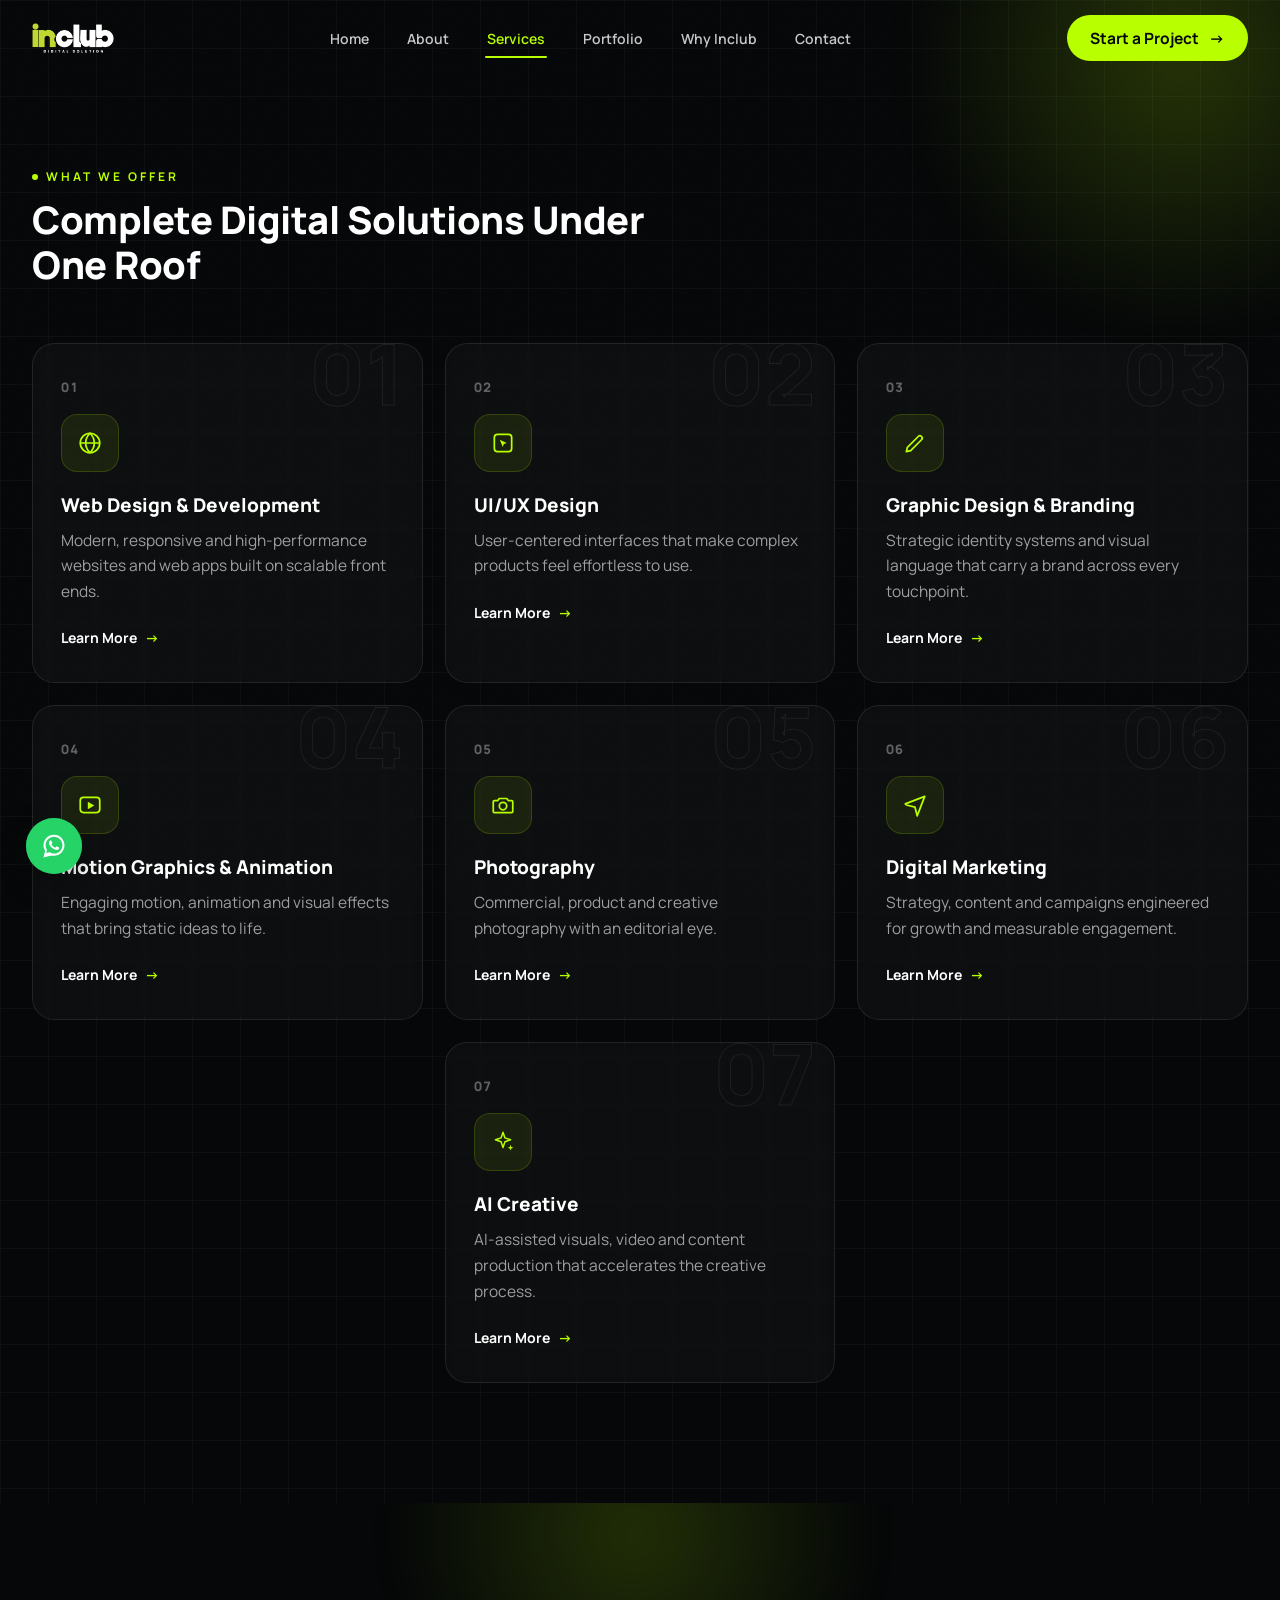
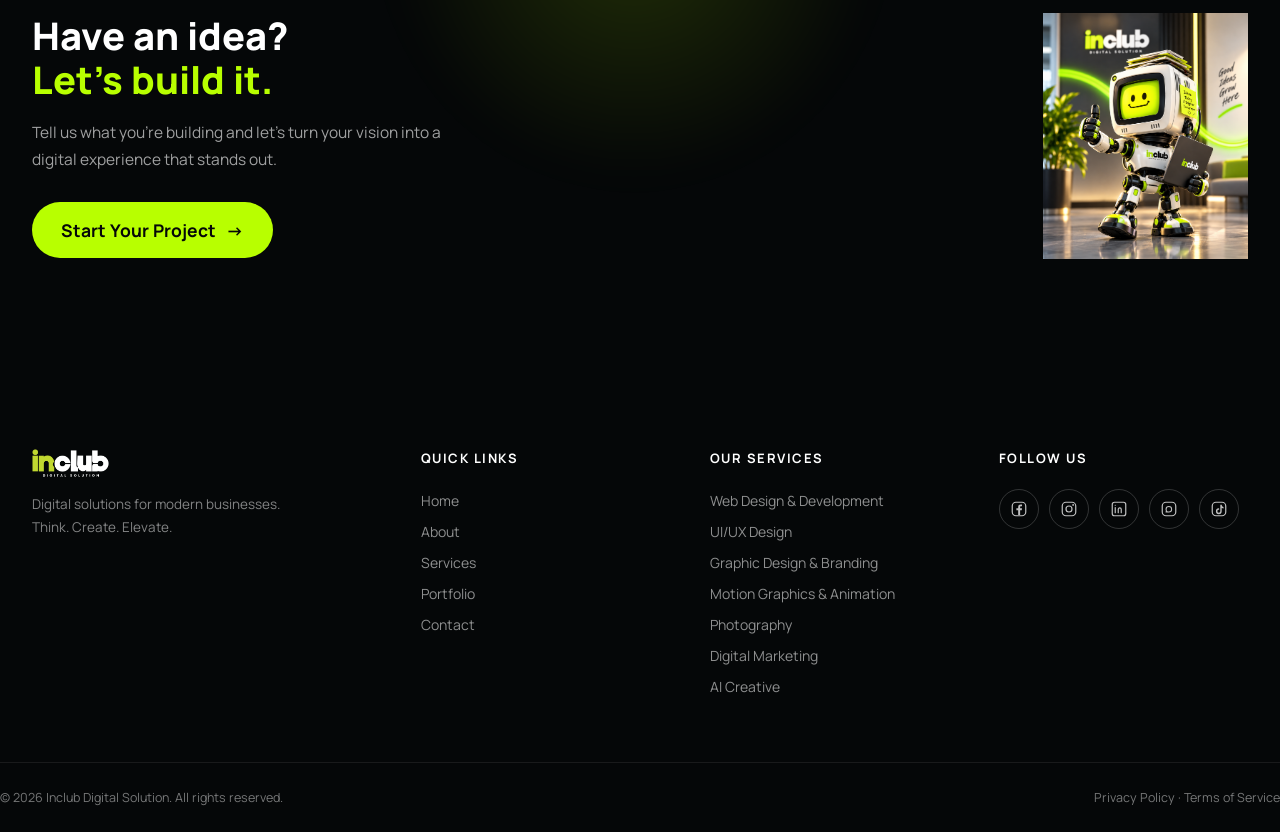
<file: services.html>
<!DOCTYPE html>
<html lang="en">
<head>
<meta charset="UTF-8">
<meta name="viewport" content="width=device-width, initial-scale=1.0">
<title>Services — Inclub Digital Solution</title>
<meta name="description" content="Complete digital solutions under one roof: web development, branding, digital marketing and IT solutions from Inclub Digital Solution, Dubai.">
<link rel="icon" href="assets/logo-mark.png" type="image/png">
<link rel="preconnect" href="https://fonts.googleapis.com">
<link rel="preconnect" href="https://fonts.gstatic.com" crossorigin>
<link href="https://fonts.googleapis.com/css2?family=Manrope:wght@400;500;600;700;800&display=swap" rel="stylesheet">
<link rel="stylesheet" href="style.css">
</head>
<body>

<div class="grain"></div>
<div class="cursor-dot" id="cursorDot"></div>
<div class="cursor-ring" id="cursorRing"></div>
<div class="back-to-top" id="backToTop" aria-label="Back to top" role="button" tabindex="0">
  <svg width="18" height="18" viewBox="0 0 24 24" fill="none"><path d="M12 19V5M12 5L5 12M12 5L19 12" stroke="currentColor" stroke-width="2" stroke-linecap="round" stroke-linejoin="round"/></svg>
</div>

<a href="https://wa.me/971547295871" target="_blank" rel="noopener noreferrer" class="whatsapp-float" aria-label="Chat on WhatsApp">
  <span class="whatsapp-tooltip">Chat with us</span>
  <svg viewBox="0 0 32 32" fill="currentColor"><path d="M16.001 3C9.373 3 4 8.373 4 15c0 2.379.694 4.596 1.885 6.463L4 29l7.717-1.859A11.93 11.93 0 0016.001 27C22.628 27 28 21.627 28 15S22.628 3 16.001 3zm.001 21.6a9.56 9.56 0 01-4.868-1.334l-.349-.207-3.65.879.89-3.556-.228-.365A9.553 9.553 0 016.4 15c0-5.294 4.307-9.6 9.601-9.6 5.293 0 9.6 4.306 9.6 9.6 0 5.294-4.307 9.6-9.6 9.6zm5.264-7.19c-.288-.144-1.706-.842-1.97-.938-.264-.096-.456-.144-.648.144-.192.288-.744.938-.912 1.13-.168.192-.336.216-.624.072-.288-.144-1.216-.448-2.316-1.428-.856-.763-1.434-1.706-1.602-1.994-.168-.288-.018-.444.126-.588.13-.129.288-.336.432-.504.144-.168.192-.288.288-.48.096-.192.048-.36-.024-.504-.072-.144-.648-1.562-.888-2.14-.234-.562-.472-.486-.648-.495l-.552-.01c-.192 0-.504.072-.768.36-.264.288-1.008.984-1.008 2.4 0 1.416 1.032 2.784 1.176 2.976.144.192 2.03 3.1 4.92 4.347.687.297 1.223.474 1.641.606.689.219 1.316.188 1.812.114.553-.083 1.706-.697 1.947-1.37.24-.672.24-1.248.168-1.37-.072-.12-.264-.192-.552-.336z"/></svg>
</a>

<header class="header" id="header">
  <div class="container header-inner">
    <a href="index.html" class="logo"><img src="assets/logo.png" alt="Inclub Digital Solution"></a>

    <nav class="nav" id="mainNav">
      <a href="index.html" class="nav-link" data-nav>Home</a>
      <a href="about.html" class="nav-link" data-nav>About</a>
      <a href="services.html" class="nav-link" data-nav>Services</a>
      <a href="portfolio.html" class="nav-link" data-nav>Portfolio</a>
      <a href="why-inclub.html" class="nav-link" data-nav>Why Inclub</a>
      <a href="contact.html" class="nav-link" data-nav>Contact</a>
    </nav>

    <a href="contact.html" class="btn btn-primary btn-sm header-cta">Start a Project <span class="arrow">→</span></a>

    <button class="hamburger" id="hamburger" aria-label="Open menu" aria-expanded="false">
      <span></span><span></span><span></span>
    </button>
  </div>

</header>
  <div class="mobile-menu" id="mobileMenu">
    <nav class="mobile-nav">
      <a href="index.html" data-nav-mobile>Home</a>
      <a href="about.html" data-nav-mobile>About</a>
      <a href="services.html" data-nav-mobile>Services</a>
      <a href="portfolio.html" data-nav-mobile>Portfolio</a>
      <a href="why-inclub.html" data-nav-mobile>Why Inclub</a>
      <a href="contact.html" data-nav-mobile>Contact</a>
    </nav>
    <a href="contact.html" class="btn btn-primary" data-nav-mobile>Start a Project <span class="arrow">→</span></a>
  </div>


<section class="services services-first">
  <div class="container">
    <div class="section-head reveal">
      <p class="eyebrow">What We Offer</p>
      <h2 class="section-title section-title-light">Complete Digital Solutions Under One Roof</h2>
    </div>

    <div class="services-grid">
      <div class="service-card reveal" data-num="01">
        <span class="service-num">01</span>
        <div class="service-icon"><svg width="26" height="26" viewBox="0 0 24 24" fill="none"><circle cx="12" cy="12" r="9" stroke="#B8FF00" stroke-width="1.6"/><path d="M3 12h18M12 3c2.5 2.5 4 5.5 4 9s-1.5 6.5-4 9c-2.5-2.5-4-5.5-4-9s1.5-6.5 4-9z" stroke="#B8FF00" stroke-width="1.6"/></svg></div>
        <h3>Web Design &amp; Development</h3>
        <p>Modern, responsive and high-performance websites and web apps built on scalable front ends.</p>
        <a href="contact.html" class="link-arrow">Learn More <span class="arrow">→</span></a>
      </div>

      <div class="service-card reveal" data-num="02">
        <span class="service-num">02</span>
        <div class="service-icon"><svg width="26" height="26" viewBox="0 0 24 24" fill="none"><rect x="4" y="4" width="16" height="16" rx="3" stroke="#B8FF00" stroke-width="1.6"/><path d="M9 9l6.5 3-2.7 1-1 2.7L9 9z" fill="#B8FF00"/></svg></div>
        <h3>UI/UX Design</h3>
        <p>User-centered interfaces that make complex products feel effortless to use.</p>
        <a href="contact.html" class="link-arrow">Learn More <span class="arrow">→</span></a>
      </div>

      <div class="service-card reveal" data-num="03">
        <span class="service-num">03</span>
        <div class="service-icon"><svg width="26" height="26" viewBox="0 0 24 24" fill="none"><path d="M4 20l4-1 10-10a2.1 2.1 0 00-3-3L5 16l-1 4z" stroke="#B8FF00" stroke-width="1.6" stroke-linejoin="round"/></svg></div>
        <h3>Graphic Design &amp; Branding</h3>
        <p>Strategic identity systems and visual language that carry a brand across every touchpoint.</p>
        <a href="contact.html" class="link-arrow">Learn More <span class="arrow">→</span></a>
      </div>

      <div class="service-card reveal" data-num="04">
        <span class="service-num">04</span>
        <div class="service-icon"><svg width="26" height="26" viewBox="0 0 24 24" fill="none"><rect x="3" y="5" width="18" height="14" rx="3" stroke="#B8FF00" stroke-width="1.6"/><path d="M10 9l6 3.5-6 3.5V9z" fill="#B8FF00"/></svg></div>
        <h3>Motion Graphics &amp; Animation</h3>
        <p>Engaging motion, animation and visual effects that bring static ideas to life.</p>
        <a href="contact.html" class="link-arrow">Learn More <span class="arrow">→</span></a>
      </div>

      <div class="service-card reveal" data-num="05">
        <span class="service-num">05</span>
        <div class="service-icon"><svg width="26" height="26" viewBox="0 0 24 24" fill="none"><path d="M4 8h3l1.5-2h7L17 8h3a1 1 0 011 1v9a1 1 0 01-1 1H4a1 1 0 01-1-1V9a1 1 0 011-1z" stroke="#B8FF00" stroke-width="1.6" stroke-linejoin="round"/><circle cx="12" cy="13" r="3.4" stroke="#B8FF00" stroke-width="1.6"/></svg></div>
        <h3>Photography</h3>
        <p>Commercial, product and creative photography with an editorial eye.</p>
        <a href="contact.html" class="link-arrow">Learn More <span class="arrow">→</span></a>
      </div>

      <div class="service-card reveal" data-num="06">
        <span class="service-num">06</span>
        <div class="service-icon"><svg width="26" height="26" viewBox="0 0 24 24" fill="none"><path d="M3 11l18-7-7 18-2-8-8-2z" stroke="#B8FF00" stroke-width="1.6" stroke-linejoin="round"/></svg></div>
        <h3>Digital Marketing</h3>
        <p>Strategy, content and campaigns engineered for growth and measurable engagement.</p>
        <a href="contact.html" class="link-arrow">Learn More <span class="arrow">→</span></a>
      </div>

      <div class="service-card reveal" data-num="07">
        <span class="service-num">07</span>
        <div class="service-icon"><svg width="26" height="26" viewBox="0 0 24 24" fill="none"><path d="M12 3l1.8 5.2L19 10l-5.2 1.8L12 17l-1.8-5.2L5 10l5.2-1.8L12 3z" stroke="#B8FF00" stroke-width="1.4" stroke-linejoin="round"/><path d="M19 14.5l.7 2 2 .7-2 .7-.7 2-.7-2-2-.7 2-.7z" fill="#B8FF00"/></svg></div>
        <h3>AI Creative</h3>
        <p>AI-assisted visuals, video and content production that accelerates the creative process.</p>
        <a href="contact.html" class="link-arrow">Learn More <span class="arrow">→</span></a>
      </div>
    </div>
  </div>
</section>

<section class="cta">
  <div class="container cta-inner reveal">
    <div class="cta-copy">
      <h2>Have an idea?<br><span class="lime">Let's build it.</span></h2>
      <p>Tell us what you're building and let's turn your vision into a digital experience that stands out.</p>
      <a href="contact.html" class="btn btn-primary">Start Your Project <span class="arrow">→</span></a>
    </div>
    <img src="assets/inclub_icon.png" alt="Inclub" class="cta-robot">
  </div>
</section>

<footer class="footer">
  <div class="container footer-grid">
    <div class="footer-brand">
      <img src="assets/logo.png" alt="Inclub Digital Solution">
      <p>Digital solutions for modern businesses.<br>Think. Create. Elevate.</p>
    </div>

    <div class="footer-col">
      <h5>Quick Links</h5>
      <a href="index.html">Home</a>
      <a href="about.html">About</a>
      <a href="services.html">Services</a>
      <a href="portfolio.html">Portfolio</a>
      <a href="contact.html">Contact</a>
    </div>

    <div class="footer-col">
      <h5>Our Services</h5>
      <a href="services.html">Web Design & Development</a>
      <a href="services.html">UI/UX Design</a>
      <a href="services.html">Graphic Design & Branding</a>
      <a href="services.html">Motion Graphics & Animation</a>
      <a href="services.html">Photography</a>
      <a href="services.html">Digital Marketing</a>
      <a href="services.html">AI Creative</a>
    </div>

    <div class="footer-col">
      <h5>Follow Us</h5>
      <div class="footer-social">
        <a href="https://www.facebook.com/profile.php?id=61593820896204" target="_blank" rel="noopener noreferrer" aria-label="Facebook" class="social-btn">
          <svg width="18" height="18" viewBox="0 0 24 24" fill="none"><rect x="3" y="3" width="18" height="18" rx="5" stroke="currentColor" stroke-width="1.6"/><path d="M13.5 20v-6.5h2.2l.3-2.5h-2.5v-1.6c0-.7.3-1.2 1.2-1.2h1.3V6c-.2 0-1-.1-1.9-.1-1.9 0-3.2 1.1-3.2 3.3v1.8H8.5v2.5h2.4V20h2.6z" fill="currentColor"/></svg>
        </a>
        <a href="https://www.instagram.com/inclubdigitalsolution/" target="_blank" rel="noopener noreferrer" aria-label="Instagram" class="social-btn">
          <svg width="18" height="18" viewBox="0 0 24 24" fill="none"><rect x="3" y="3" width="18" height="18" rx="5" stroke="currentColor" stroke-width="1.6"/><circle cx="12" cy="12" r="4" stroke="currentColor" stroke-width="1.6"/><circle cx="17.5" cy="6.5" r="1.2" fill="currentColor"/></svg>
        </a>
        <a href="https://www.linkedin.com/company/inclubdigitalsolution/" target="_blank" rel="noopener noreferrer" aria-label="LinkedIn" class="social-btn">
          <svg width="18" height="18" viewBox="0 0 24 24" fill="none"><rect x="3" y="3" width="18" height="18" rx="3" stroke="currentColor" stroke-width="1.6"/><path d="M7 10v7M7 7v.01M11 17v-4.5a2 2 0 014-.2M15 17v-4.7" stroke="currentColor" stroke-width="1.6" stroke-linecap="round"/></svg>
        </a>
        <a href="https://wa.me/971547295871" target="_blank" rel="noopener noreferrer" aria-label="WhatsApp" class="social-btn">
          <svg width="18" height="18" viewBox="0 0 24 24" fill="none"><rect x="3" y="3" width="18" height="18" rx="5" stroke="currentColor" stroke-width="1.6"/><path d="M15.5 12.3c0 2-1.7 3.7-3.7 3.7-.6 0-1.2-.1-1.7-.4l-2 .5.5-1.9a3.6 3.6 0 01-.5-1.9c0-2 1.7-3.7 3.7-3.7s3.7 1.7 3.7 3.7z" stroke="currentColor" stroke-width="1.4" stroke-linejoin="round"/></svg>
        </a>
        <a href="https://www.tiktok.com/@inclubdigitalsolution" target="_blank" rel="noopener noreferrer" aria-label="TikTok" class="social-btn">
          <svg width="18" height="18" viewBox="0 0 24 24" fill="none"><rect x="3" y="3" width="18" height="18" rx="5" stroke="currentColor" stroke-width="1.6"/><path d="M13.75 6.3h1.85c.16 1.42 1.02 2.6 2.4 3.02v1.9c-.87-.05-1.68-.33-2.4-.79v4.55a3.86 3.86 0 11-3.86-3.86c.14 0 .28.01.41.03v1.92a1.96 1.96 0 101.6 1.93V6.3z" fill="currentColor"/></svg>
        </a>
      </div>
    </div>
  </div>

  <div class="container footer-bottom">
    <span>© <span id="year"></span> Inclub Digital Solution. All rights reserved.</span>
    <span class="footer-legal"><a href="#">Privacy Policy</a> · <a href="#">Terms of Service</a></span>
  </div>
</footer>

<script src="script.js"></script>
</body>
</html>
</file>
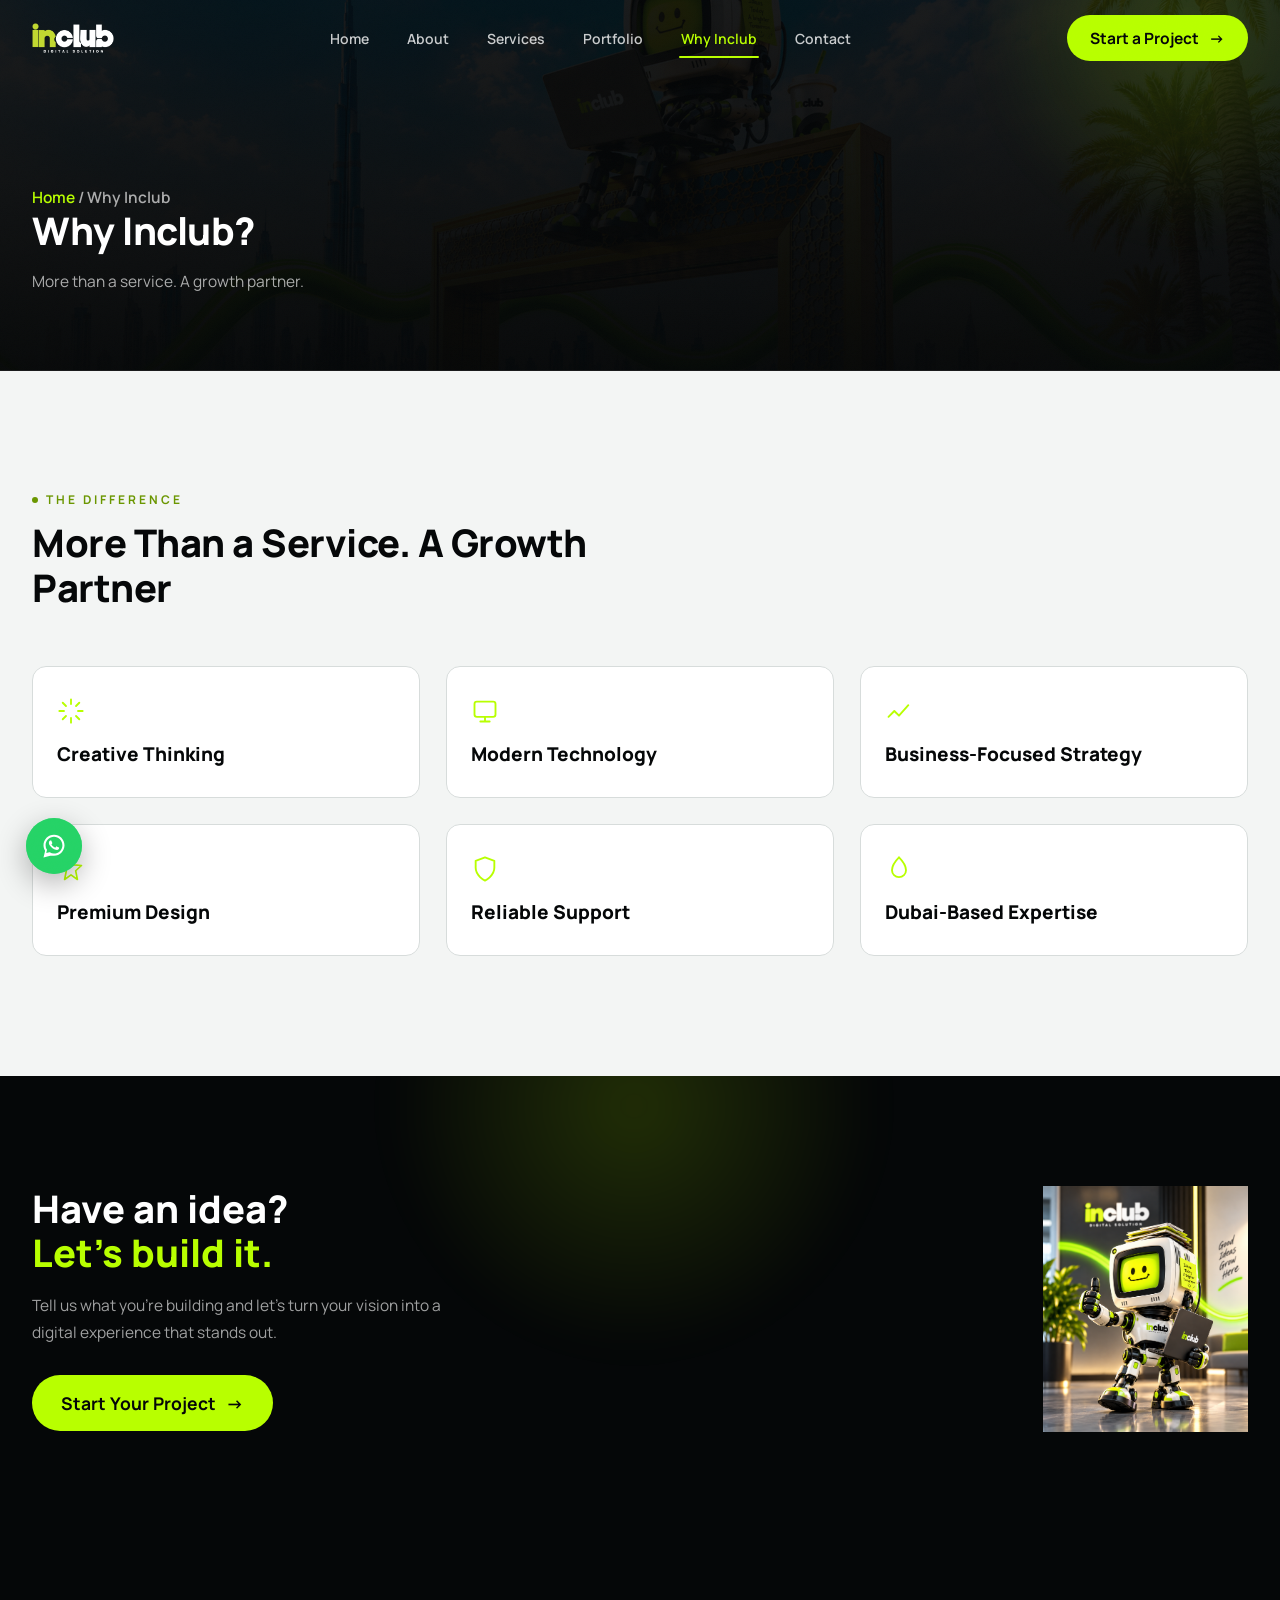
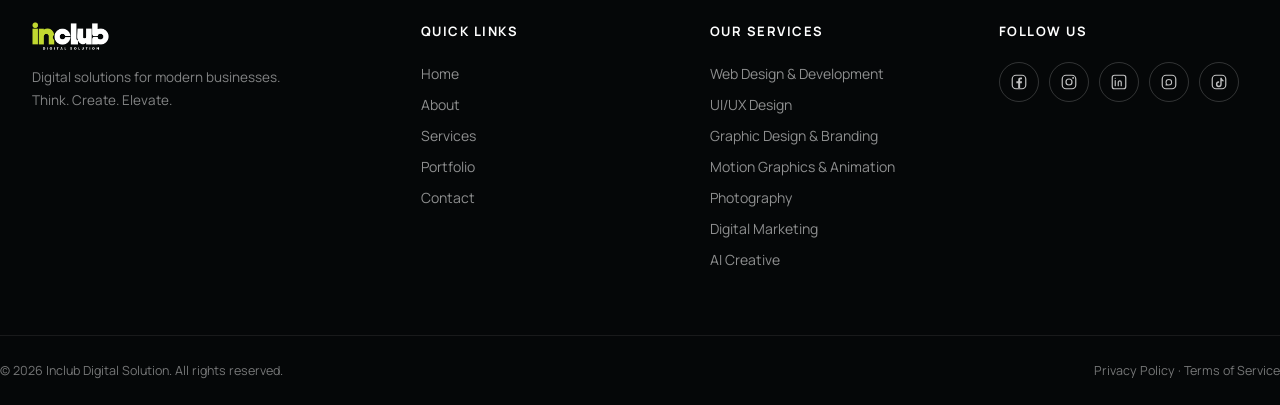
<file: why-inclub.html>
<!DOCTYPE html>
<html lang="en">
<head>
<meta charset="UTF-8">
<meta name="viewport" content="width=device-width, initial-scale=1.0">
<title>Why Inclub — Inclub Digital Solution</title>
<meta name="description" content="More than a service — a growth partner. See why Dubai businesses choose Inclub Digital Solution.">
<link rel="icon" href="assets/logo-mark.png" type="image/png">
<link rel="preconnect" href="https://fonts.googleapis.com">
<link rel="preconnect" href="https://fonts.gstatic.com" crossorigin>
<link href="https://fonts.googleapis.com/css2?family=Manrope:wght@400;500;600;700;800&display=swap" rel="stylesheet">
<link rel="stylesheet" href="style.css">
</head>
<body>

<div class="grain"></div>
<div class="cursor-dot" id="cursorDot"></div>
<div class="cursor-ring" id="cursorRing"></div>
<div class="back-to-top" id="backToTop" aria-label="Back to top" role="button" tabindex="0">
  <svg width="18" height="18" viewBox="0 0 24 24" fill="none"><path d="M12 19V5M12 5L5 12M12 5L19 12" stroke="currentColor" stroke-width="2" stroke-linecap="round" stroke-linejoin="round"/></svg>
</div>

<a href="https://wa.me/971547295871" target="_blank" rel="noopener noreferrer" class="whatsapp-float" aria-label="Chat on WhatsApp">
  <span class="whatsapp-tooltip">Chat with us</span>
  <svg viewBox="0 0 32 32" fill="currentColor"><path d="M16.001 3C9.373 3 4 8.373 4 15c0 2.379.694 4.596 1.885 6.463L4 29l7.717-1.859A11.93 11.93 0 0016.001 27C22.628 27 28 21.627 28 15S22.628 3 16.001 3zm.001 21.6a9.56 9.56 0 01-4.868-1.334l-.349-.207-3.65.879.89-3.556-.228-.365A9.553 9.553 0 016.4 15c0-5.294 4.307-9.6 9.601-9.6 5.293 0 9.6 4.306 9.6 9.6 0 5.294-4.307 9.6-9.6 9.6zm5.264-7.19c-.288-.144-1.706-.842-1.97-.938-.264-.096-.456-.144-.648.144-.192.288-.744.938-.912 1.13-.168.192-.336.216-.624.072-.288-.144-1.216-.448-2.316-1.428-.856-.763-1.434-1.706-1.602-1.994-.168-.288-.018-.444.126-.588.13-.129.288-.336.432-.504.144-.168.192-.288.288-.48.096-.192.048-.36-.024-.504-.072-.144-.648-1.562-.888-2.14-.234-.562-.472-.486-.648-.495l-.552-.01c-.192 0-.504.072-.768.36-.264.288-1.008.984-1.008 2.4 0 1.416 1.032 2.784 1.176 2.976.144.192 2.03 3.1 4.92 4.347.687.297 1.223.474 1.641.606.689.219 1.316.188 1.812.114.553-.083 1.706-.697 1.947-1.37.24-.672.24-1.248.168-1.37-.072-.12-.264-.192-.552-.336z"/></svg>
</a>

<header class="header" id="header">
  <div class="container header-inner">
    <a href="index.html" class="logo"><img src="assets/logo.png" alt="Inclub Digital Solution"></a>

    <nav class="nav" id="mainNav">
      <a href="index.html" class="nav-link" data-nav>Home</a>
      <a href="about.html" class="nav-link" data-nav>About</a>
      <a href="services.html" class="nav-link" data-nav>Services</a>
      <a href="portfolio.html" class="nav-link" data-nav>Portfolio</a>
      <a href="why-inclub.html" class="nav-link" data-nav>Why Inclub</a>
      <a href="contact.html" class="nav-link" data-nav>Contact</a>
    </nav>

    <a href="contact.html" class="btn btn-primary btn-sm header-cta">Start a Project <span class="arrow">→</span></a>

    <button class="hamburger" id="hamburger" aria-label="Open menu" aria-expanded="false">
      <span></span><span></span><span></span>
    </button>
  </div>

</header>
  <div class="mobile-menu" id="mobileMenu">
    <nav class="mobile-nav">
      <a href="index.html" data-nav-mobile>Home</a>
      <a href="about.html" data-nav-mobile>About</a>
      <a href="services.html" data-nav-mobile>Services</a>
      <a href="portfolio.html" data-nav-mobile>Portfolio</a>
      <a href="why-inclub.html" data-nav-mobile>Why Inclub</a>
      <a href="contact.html" data-nav-mobile>Contact</a>
    </nav>
    <a href="contact.html" class="btn btn-primary" data-nav-mobile>Start a Project <span class="arrow">→</span></a>
  </div>


<section class="page-banner">
  <div class="page-banner-bg" style="background-image:url('assets/banner.png')"></div>
  <div class="page-banner-overlay"></div>
  <div class="container page-banner-inner reveal">
    <p class="breadcrumb"><a href="index.html">Home</a> / Why Inclub</p>
    <h1>Why Inclub?</h1>
    <p>More than a service. A growth partner.</p>
  </div>
</section>

<section class="why">
  <div class="container">
    <div class="section-head reveal">
      <p class="eyebrow eyebrow-dark">The Difference</p>
      <h2 class="section-title">More Than a Service. A Growth Partner</h2>
    </div>

    <div class="why-grid">
      <div class="why-item reveal">
        <svg width="28" height="28" viewBox="0 0 24 24" fill="none"><path d="M12 2v4M12 18v4M4.9 4.9l2.8 2.8M16.3 16.3l2.8 2.8M2 12h4M18 12h4M4.9 19.1l2.8-2.8M16.3 7.7l2.8-2.8" stroke="#B8FF00" stroke-width="1.6" stroke-linecap="round"/></svg>
        <h4>Creative Thinking</h4>
      </div>
      <div class="why-item reveal">
        <svg width="28" height="28" viewBox="0 0 24 24" fill="none"><rect x="3" y="4" width="18" height="13" rx="2" stroke="#B8FF00" stroke-width="1.6"/><path d="M8 21h8M12 17v4" stroke="#B8FF00" stroke-width="1.6" stroke-linecap="round"/></svg>
        <h4>Modern Technology</h4>
      </div>
      <div class="why-item reveal">
        <svg width="28" height="28" viewBox="0 0 24 24" fill="none"><path d="M3 17l5-5 4 4 8-9" stroke="#B8FF00" stroke-width="1.6" stroke-linecap="round" stroke-linejoin="round"/></svg>
        <h4>Business-Focused Strategy</h4>
      </div>
      <div class="why-item reveal">
        <svg width="28" height="28" viewBox="0 0 24 24" fill="none"><path d="M12 2l2.5 6.5L21 9l-5 4.5L17.5 21 12 17l-5.5 4L8 13.5 3 9l6.5-.5z" stroke="#B8FF00" stroke-width="1.4" stroke-linejoin="round"/></svg>
        <h4>Premium Design</h4>
      </div>
      <div class="why-item reveal">
        <svg width="28" height="28" viewBox="0 0 24 24" fill="none"><path d="M12 22s8-4 8-11V5l-8-3-8 3v6c0 7 8 11 8 11z" stroke="#B8FF00" stroke-width="1.6" stroke-linejoin="round"/></svg>
        <h4>Reliable Support</h4>
      </div>
      <div class="why-item reveal">
        <svg width="28" height="28" viewBox="0 0 24 24" fill="none"><path d="M12 2C8 6 6 9.5 6 13a6 6 0 0012 0c0-3.5-2-7-6-11z" stroke="#B8FF00" stroke-width="1.6"/></svg>
        <h4>Dubai-Based Expertise</h4>
      </div>
    </div>
  </div>
</section>

<section class="cta">
  <div class="container cta-inner reveal">
    <div class="cta-copy">
      <h2>Have an idea?<br><span class="lime">Let's build it.</span></h2>
      <p>Tell us what you're building and let's turn your vision into a digital experience that stands out.</p>
      <a href="contact.html" class="btn btn-primary">Start Your Project <span class="arrow">→</span></a>
    </div>
    <img src="assets/inclub_icon.png" alt="Inclub" class="cta-robot">
  </div>
</section>

<footer class="footer">
  <div class="container footer-grid">
    <div class="footer-brand">
      <img src="assets/logo.png" alt="Inclub Digital Solution">
      <p>Digital solutions for modern businesses.<br>Think. Create. Elevate.</p>
    </div>

    <div class="footer-col">
      <h5>Quick Links</h5>
      <a href="index.html">Home</a>
      <a href="about.html">About</a>
      <a href="services.html">Services</a>
      <a href="portfolio.html">Portfolio</a>
      <a href="contact.html">Contact</a>
    </div>

    <div class="footer-col">
      <h5>Our Services</h5>
      <a href="services.html">Web Design & Development</a>
      <a href="services.html">UI/UX Design</a>
      <a href="services.html">Graphic Design & Branding</a>
      <a href="services.html">Motion Graphics & Animation</a>
      <a href="services.html">Photography</a>
      <a href="services.html">Digital Marketing</a>
      <a href="services.html">AI Creative</a>
    </div>

    <div class="footer-col">
      <h5>Follow Us</h5>
      <div class="footer-social">
        <a href="https://www.facebook.com/profile.php?id=61593820896204" target="_blank" rel="noopener noreferrer" aria-label="Facebook" class="social-btn">
          <svg width="18" height="18" viewBox="0 0 24 24" fill="none"><rect x="3" y="3" width="18" height="18" rx="5" stroke="currentColor" stroke-width="1.6"/><path d="M13.5 20v-6.5h2.2l.3-2.5h-2.5v-1.6c0-.7.3-1.2 1.2-1.2h1.3V6c-.2 0-1-.1-1.9-.1-1.9 0-3.2 1.1-3.2 3.3v1.8H8.5v2.5h2.4V20h2.6z" fill="currentColor"/></svg>
        </a>
        <a href="https://www.instagram.com/inclubdigitalsolution/" target="_blank" rel="noopener noreferrer" aria-label="Instagram" class="social-btn">
          <svg width="18" height="18" viewBox="0 0 24 24" fill="none"><rect x="3" y="3" width="18" height="18" rx="5" stroke="currentColor" stroke-width="1.6"/><circle cx="12" cy="12" r="4" stroke="currentColor" stroke-width="1.6"/><circle cx="17.5" cy="6.5" r="1.2" fill="currentColor"/></svg>
        </a>
        <a href="https://www.linkedin.com/company/inclubdigitalsolution/" target="_blank" rel="noopener noreferrer" aria-label="LinkedIn" class="social-btn">
          <svg width="18" height="18" viewBox="0 0 24 24" fill="none"><rect x="3" y="3" width="18" height="18" rx="3" stroke="currentColor" stroke-width="1.6"/><path d="M7 10v7M7 7v.01M11 17v-4.5a2 2 0 014-.2M15 17v-4.7" stroke="currentColor" stroke-width="1.6" stroke-linecap="round"/></svg>
        </a>
        <a href="https://wa.me/971547295871" target="_blank" rel="noopener noreferrer" aria-label="WhatsApp" class="social-btn">
          <svg width="18" height="18" viewBox="0 0 24 24" fill="none"><rect x="3" y="3" width="18" height="18" rx="5" stroke="currentColor" stroke-width="1.6"/><path d="M15.5 12.3c0 2-1.7 3.7-3.7 3.7-.6 0-1.2-.1-1.7-.4l-2 .5.5-1.9a3.6 3.6 0 01-.5-1.9c0-2 1.7-3.7 3.7-3.7s3.7 1.7 3.7 3.7z" stroke="currentColor" stroke-width="1.4" stroke-linejoin="round"/></svg>
        </a>
        <a href="https://www.tiktok.com/@inclubdigitalsolution" target="_blank" rel="noopener noreferrer" aria-label="TikTok" class="social-btn">
          <svg width="18" height="18" viewBox="0 0 24 24" fill="none"><rect x="3" y="3" width="18" height="18" rx="5" stroke="currentColor" stroke-width="1.6"/><path d="M13.75 6.3h1.85c.16 1.42 1.02 2.6 2.4 3.02v1.9c-.87-.05-1.68-.33-2.4-.79v4.55a3.86 3.86 0 11-3.86-3.86c.14 0 .28.01.41.03v1.92a1.96 1.96 0 101.6 1.93V6.3z" fill="currentColor"/></svg>
        </a>
      </div>
    </div>
  </div>

  <div class="container footer-bottom">
    <span>© <span id="year"></span> Inclub Digital Solution. All rights reserved.</span>
    <span class="footer-legal"><a href="#">Privacy Policy</a> · <a href="#">Terms of Service</a></span>
  </div>
</footer>

<script src="script.js"></script>
</body>
</html>
</file>
<file: style.css>
:root{
  --black: #050708;
  --black-soft: #0d1418;
  --lime: #B8FF00;
  --green: #8DFF00;
  --blue: #16A8E8;
  --white: #FFFFFF;
  --gray-100: #F3F5F4;
  --gray-300: #d7dcdb;
  --gray-500: #9aa0a6;
  --gray-700: #4a4f52;

  --font: 'Manrope', 'Inter', -apple-system, BlinkMacSystemFont, 'Segoe UI', sans-serif;

  --container: 1320px;
  --radius-lg: 22px;
  --radius-md: 14px;
  --radius-sm: 8px;

  --ease: cubic-bezier(.22,.9,.32,1);
}

*,*::before,*::after{ box-sizing: border-box; }
html{ scroll-behavior: smooth; }
body{
  margin:0;
  font-family: var(--font);
  font-size: 15.5px;
  background: var(--white);
  color: var(--black);
  -webkit-font-smoothing: antialiased;
  overflow-x: hidden;
}
img{ max-width:100%; display:block; }
a{ color: inherit; text-decoration: none; }
ul{ list-style:none; margin:0; padding:0; }
button{ font-family: inherit; cursor:pointer; }
input, textarea, select{ font-family: inherit; }

.container{
  width: 100%;
  max-width: var(--container);
  margin: 0 auto;
  padding: 0 32px;
}

.grain{
  position: fixed; inset:0; pointer-events:none; z-index: 9999;
  opacity: .025; mix-blend-mode: overlay;
  background-image: url("data:image/svg+xml,%3Csvg xmlns='http://www.w3.org/2000/svg' width='120' height='120'%3E%3Cfilter id='n'%3E%3CfeTurbulence type='fractalNoise' baseFrequency='0.9' numOctaves='2' stitchTiles='stitch'/%3E%3C/filter%3E%3Crect width='100%25' height='100%25' filter='url(%23n)'/%3E%3C/svg%3E");
}

.cursor-dot, .cursor-ring{
  position: fixed; top:0; left:0; z-index: 9998;
  pointer-events:none;
  transform: translate(-50%,-50%);
  border-radius: 50%;
}
.cursor-dot{
  width:6px; height:6px; background: var(--lime);
  transition: opacity .2s var(--ease), background .2s var(--ease);
}
.cursor-ring{
  width:36px; height:36px; border:1.5px solid rgba(184,255,0,.55);
  transition: width .25s var(--ease), height .25s var(--ease), border-color .25s var(--ease), opacity .2s var(--ease), background .25s var(--ease);
}
.cursor-ring.hovering{
  width:56px; height:56px; background: rgba(184,255,0,.08); border-color: var(--lime);
}
.cursor-dot, .cursor-ring{ opacity:0; }
body.cursor-active .cursor-dot, body.cursor-active .cursor-ring{ opacity:1; }
@media (hover:none), (pointer:coarse){
  .cursor-dot, .cursor-ring{ display:none; }
}

.reveal{
  opacity: 0;
  transform: translateY(28px) scale(.98);
  filter: blur(6px);
  transition: opacity .8s var(--ease), transform .8s var(--ease), filter .8s var(--ease);
}
.reveal.in-view{ opacity: 1; transform: translateY(0) scale(1); filter: blur(0); }

.glow-orb{
  content:''; position:absolute; border-radius:50%;
  filter: blur(90px); pointer-events:none; z-index:0;
  opacity: .55;
}

.eyebrow{
  display:flex; align-items:center; gap:8px;
  font-size: 12px;
  font-weight: 700;
  letter-spacing: 3px;
  text-transform: uppercase;
  color: var(--lime);
  margin: 0 0 12px;
}
.eyebrow::before{
  content:''; width:6px; height:6px; border-radius:50%;
  background: var(--lime); flex-shrink:0;
  box-shadow: 0 0 0 0 rgba(184,255,0,.55);
  animation: pulseDot 2.2s ease-out infinite;
}
@keyframes pulseDot{
  0%{ box-shadow: 0 0 0 0 rgba(184,255,0,.55); }
  70%{ box-shadow: 0 0 0 7px rgba(184,255,0,0); }
  100%{ box-shadow: 0 0 0 0 rgba(184,255,0,0); }
}
.eyebrow-dark{ color: #6a9600; }
.eyebrow-dark::before{ background: #6a9600; box-shadow: 0 0 0 0 rgba(106,150,0,.4); }
.eyebrow-dark::before{ animation: pulseDotDark 2.2s ease-out infinite; }
@keyframes pulseDotDark{
  0%{ box-shadow: 0 0 0 0 rgba(106,150,0,.4); }
  70%{ box-shadow: 0 0 0 7px rgba(106,150,0,0); }
  100%{ box-shadow: 0 0 0 0 rgba(106,150,0,0); }
}

.section-title{
  font-size: 38px;
  font-weight: 800;
  line-height: 1.18;
  letter-spacing: -0.5px;
  margin: 0 0 16px;
  color: var(--black);
}
.section-title-light{ color: var(--white); }

.section-text{
  font-size: 15.5px;
  line-height: 1.7;
  color: var(--gray-700);
  max-width: 46ch;
  margin: 0 0 22px;
}

.section-head{ max-width: 640px; margin: 0 0 56px; }

.link-arrow{
  display: inline-flex;
  align-items: center;
  gap: 8px;
  font-weight: 700;
  font-size: 14px;
  color: var(--black);
  border-bottom: 1px solid transparent;
  transition: gap .25s var(--ease), color .25s var(--ease);
}
.link-arrow .arrow{ transition: transform .25s var(--ease); color: var(--lime); }
.link-arrow:hover{ gap: 12px; }
.link-arrow:hover .arrow{ transform: translateX(3px); }

.section-title-light + .link-arrow,
.services .link-arrow,
.process .link-arrow{ color: var(--white); }

.btn{
  display: inline-flex;
  align-items: center;
  gap: 10px;
  padding: 15px 28px;
  border-radius: 999px;
  font-weight: 700;
  font-size: 17.5px;
  border: 1px solid transparent;
  transition: transform .25s var(--ease), box-shadow .25s var(--ease), background .25s var(--ease), color .25s var(--ease), border-color .25s var(--ease);
  white-space: nowrap;
}
.btn .arrow{ transition: transform .25s var(--ease); }
.btn:hover .arrow{ transform: translateX(4px); }
.btn:hover{ transform: translateY(-2px); }

.btn-primary{
  background: var(--lime);
  color: var(--black);
  box-shadow: 0 0 0 rgba(184,255,0,0);
}
.btn-primary:hover{ box-shadow: 0 8px 34px rgba(184,255,0,.45); }

.btn-outline{
  background: transparent;
  color: var(--white);
  border-color: rgba(255,255,255,.28);
}
.btn-outline:hover{ border-color: var(--lime); color: var(--lime); box-shadow: 0 0 24px rgba(184,255,0,.18); }

.btn-sm{ padding: 11px 22px; font-size: 15.5px; }
.btn-block{ width: 100%; justify-content: center; margin-top: 6px; }

.header{
  position: fixed; top:0; left:0; right:0; z-index: 500;
  background: transparent;
  backdrop-filter: none;
  -webkit-backdrop-filter: none;
  border-bottom: 1px solid transparent;
  transition: background .3s var(--ease), border-color .3s var(--ease), backdrop-filter .3s var(--ease);
}
.header.scrolled{
  background: rgba(5,7,8,.85);
  backdrop-filter: blur(14px);
  -webkit-backdrop-filter: blur(14px);
  border-bottom-color: rgba(255,255,255,.08);
}

.header-inner{
  display:flex; align-items:center; justify-content: space-between;
  height: 76px;
  gap: 24px;
}
.logo img{ height: 30px; width:auto; }

.nav{ display:flex; align-items:center; gap: 34px; margin: 0 auto; }
.nav-link{
  position: relative;
  font-size: 14px; font-weight: 600;
  color: rgba(255,255,255,.78);
  padding: 6px 2px;
  transition: color .2s var(--ease);
}
.nav-link::after{
  content:''; position:absolute; left:0; right:0; bottom:-4px; height:2px;
  background: var(--lime); border-radius:2px;
  transform: scaleX(0); transform-origin: left;
  transition: transform .25s var(--ease);
}
.nav-link:hover{ color: var(--white); }
.nav-link.active{ color: var(--lime); }
.nav-link.active::after{ transform: scaleX(1); }

.header-cta{ flex-shrink:0; }

.hamburger{
  display:none; flex-direction:column; justify-content:center; gap:5px;
  width: 40px; height:40px; background:transparent; border:none; padding:0;
}
.hamburger span{
  display:block; width: 22px; height:2px; background: var(--white);
  margin: 0 auto; transition: transform .3s var(--ease), opacity .3s var(--ease);
}
.hamburger.open span:nth-child(1){ transform: translateY(7px) rotate(45deg); }
.hamburger.open span:nth-child(2){ opacity:0; }
.hamburger.open span:nth-child(3){ transform: translateY(-7px) rotate(-45deg); }

.mobile-menu{
  display:none;
  position: fixed; inset: 76px 0 0 0; z-index: 480;
  background: rgb(5,7,8);
  padding: 36px 28px;
  flex-direction: column; gap: 34px;
  transform: translateY(-12px);
  opacity: 0;
  pointer-events: none;
  transition: transform .35s var(--ease), opacity .35s var(--ease);
  overflow-y: auto;
}
.mobile-menu.open{ opacity:1; transform: translateY(0); pointer-events:auto; }
.mobile-nav{ display:flex; flex-direction:column; gap: 6px; }
.mobile-nav a{
  font-size: 26px; font-weight: 700; color: var(--white);
  padding: 12px 0; border-bottom: 1px solid rgba(255,255,255,.08);
}
.mobile-nav a.active{ color: var(--lime); }

.hero{
  position: relative;
  min-height: 100vh;
  display:flex; align-items:flex-start;
  overflow:hidden;
  background: var(--black);
}
.hero-bg{
  position:absolute; inset:0; overflow:hidden;
  background-size: cover; background-position: 5% 32%;
  z-index: 0;
}
.hero-bg-video{
  position:absolute; inset:0;
  width:100%; height:100%;
  object-fit: cover; object-position: 5% 32%;
}
.hero-bg::after{
  content:''; position:absolute; inset:0;
  background:
    linear-gradient(90deg, rgba(5,7,8,.92) 0%, rgba(5,7,8,.68) 32%, rgba(5,7,8,.3) 58%, rgba(5,7,8,.08) 78%),
    linear-gradient(180deg, rgba(5,7,8,.2) 0%, rgba(5,7,8,.05) 30%, rgba(5,7,8,.8) 100%);
}
.hero-particles{ position:absolute; inset:0; z-index:1; pointer-events:none; }
.particle{
  position:absolute; border-radius:50%;
  background: var(--lime); opacity:.55;
  filter: blur(.3px);
  animation: floaty linear infinite;
}
@keyframes floaty{
  0%{ transform: translateY(0) translateX(0); opacity:0; }
  10%{ opacity:.6; }
  90%{ opacity:.6; }
  100%{ transform: translateY(-90vh) translateX(20px); opacity:0; }
}

@keyframes dashMove{ to{ stroke-dashoffset: -600; } }

@keyframes floatRobot{
  0%,100%{ transform: translateY(0); }
  50%{ transform: translateY(-16px); }
}

.hero-inner{ position:relative; z-index:4; padding: 128px 32px 60px; }

.hero-title{
  margin: 6px 0 22px;
  font-size: 38px;
  font-weight: 800;
  line-height: 1.1;
  letter-spacing: -0.5px;
}
.hero-title .line{ display:block; }
.line-white{ color: var(--white); }
.line-lime{ color: var(--lime); }
.line-blue{ color: var(--blue); }

.hero-sub{
  color: rgba(255,255,255,.72);
  font-size: 15.5px;
  line-height: 1.7;
  max-width: 46ch;
  margin: 0 0 34px;
}

.hero-actions{ display:flex; gap:16px; flex-wrap:wrap; margin-bottom: 56px; }

.hero-stats{ display:flex; gap: 48px; flex-wrap:wrap; }
.stat{ display:flex; flex-direction:column; }
.stat-num{ font-size: 30px; font-weight: 800; color: var(--white); display:inline; }
.stat-suffix{ font-size: 22px; font-weight: 800; color: var(--lime); }
.stat-num-static{ font-size: 30px; font-weight: 800; color: var(--white); }
.stat-label{ font-size: 12px; color: rgba(255,255,255,.55); margin-top: 4px; letter-spacing:.3px; }

.page-banner{
  position: relative; overflow:hidden;
  padding: 168px 0 76px;
  background: var(--black);
  border-bottom: 1px solid rgba(255,255,255,.08);
}
.page-banner-bg{
  position:absolute; inset:0;
  background-size: cover; background-position: center;
  opacity: .3;
}
.page-banner-overlay{
  position:absolute; inset:0;
  background: linear-gradient(180deg, rgba(5,7,8,.55) 0%, rgba(5,7,8,.92) 100%);
}
.page-banner::after{
  content:''; position:absolute; width:420px; height:420px; border-radius:50%;
  background: radial-gradient(circle, rgba(184,255,0,.16), transparent 70%);
  filter: blur(20px); top:-180px; right:-120px; pointer-events:none;
}
.page-banner-inner{ position:relative; z-index:2; }
.breadcrumb{
  font-size: 13px; font-weight:600; color: rgba(255,255,255,.5);
  margin: 0 0 16px;
}
.breadcrumb a{ color: var(--lime); }
.breadcrumb a:hover{ text-decoration: underline; }
.page-banner h1{
  color:#fff; font-weight:800; margin:0;
  font-size: 38px; letter-spacing:-0.5px; line-height:1.1;
}
.page-banner p{
  color: rgba(255,255,255,.65); font-size:15.5px; line-height:1.7;
  max-width: 56ch; margin: 16px 0 0;
}

@media (max-width: 860px){
  .page-banner{ padding: 128px 0 56px; }
}

.marquee{
  background: var(--black-soft);
  border-top: 1px solid rgba(255,255,255,.08);
  border-bottom: 1px solid rgba(255,255,255,.08);
  overflow: hidden;
  padding: 22px 0;
}
.marquee-track{
  display:flex; align-items:center; width:max-content;
  animation: marqueeScroll 28s linear infinite;
}
.marquee:hover .marquee-track{ animation-play-state: paused; }
.marquee-item{
  display:flex; align-items:center; gap: 14px;
  font-size: 16px; font-weight: 800; letter-spacing: 2px; text-transform: uppercase;
  color: rgba(255,255,255,.4);
  padding: 0 28px; white-space: nowrap;
}
.marquee-item span{ color: var(--lime); font-size: 8px; }
@keyframes marqueeScroll{ to{ transform: translateX(-50%); } }

.about{ background: var(--white); padding: 120px 0; }
.about-grid{
  display:grid; grid-template-columns: 1fr 1fr; gap: 70px; align-items:center;
}
.about-features{
  display:grid; grid-template-columns: repeat(2,1fr); gap: 26px;
  margin-top: 40px; padding-top: 34px; border-top: 1px solid var(--gray-300);
}
.about-feature{
  display:flex; align-items:center; gap: 12px;
  font-size: 13.5px; font-weight: 700; color: var(--black);
  line-height: 1.3;
}
.about-feature svg{ flex-shrink:0; }

.about-visual{ position: relative; display:flex; align-items:center; justify-content:center; }
.about-mark{
  position:absolute; left: -6%; top: -8%;
  width: 130px; height:130px; border-radius:50%;
  box-shadow: 0 20px 50px rgba(0,0,0,.18);
  z-index: 2; background: var(--black);
  overflow: hidden;
  display:flex; align-items:center; justify-content:center;
  animation: floatRobot 6s ease-in-out infinite;
}
.about-mark img{ width: 58%; height:auto; object-fit: contain; }
.about-mark::before{
  content:''; position:absolute; inset:-16px; border-radius:50%;
  border: 1px dashed rgba(184,255,0,.45);
  box-shadow: 0 0 24px rgba(184,255,0,.12);
  animation: spinRing 18s linear infinite;
}
@keyframes spinRing{ to{ transform: rotate(360deg); } }
.about-image{
  position: relative; width: 100%; border-radius: var(--radius-lg);
  overflow: hidden; box-shadow: 0 30px 60px rgba(0,0,0,.16);
}
.about-image img{ width:100%; height: 420px; object-fit: cover; }
.play-btn{
  position:absolute; left: 50%; top: 50%; transform: translate(-50%,-50%);
  width: 60px; height:60px; border-radius:50%; border:none;
  background: var(--lime);
  display:flex; align-items:center; justify-content:center;
  box-shadow: 0 10px 30px rgba(184,255,0,.4);
  transition: transform .25s var(--ease);
}
.play-btn:hover{ transform: translate(-50%,-50%) scale(1.08); }
.about-caption{
  position:absolute; right: 18px; bottom: 18px;
  color:#fff; font-weight:700; font-size:12px; text-align:right;
  line-height:1.4; letter-spacing:.5px;
  text-shadow: 0 2px 10px rgba(0,0,0,.6);
}

.team{ background: var(--gray-100); padding: 120px 0; }
.team-grid{ display:flex; flex-wrap:wrap; justify-content:center; gap: 26px; }
.team-card{ text-align:center; flex: 0 0 calc((100% - 78px)/4); max-width: calc((100% - 78px)/4); }
.team-photo{
  position:relative; width:100%; aspect-ratio: 4/5; overflow:hidden;
  border-radius: var(--radius-md); margin-bottom: 18px;
  box-shadow: 0 20px 40px rgba(0,0,0,.08);
}
.team-photo img{ width:100%; height:100%; object-fit:cover; filter: grayscale(1); transition: transform .5s var(--ease), filter .5s var(--ease); }
.team-card:hover .team-photo img{ transform: scale(1.06); filter: grayscale(0); }
.team-name{ font-size: 17.5px; font-weight: 800; margin: 0 0 4px; color: var(--black); }
.team-role{ font-size: 13.5px; color: var(--gray-700); margin:0; }

.services{ background: var(--black); padding: 120px 0; position:relative; overflow:hidden; }
.services-first{ padding-top: 168px; }
.services::before{
  content:''; position:absolute; inset:0;
  background-image: linear-gradient(rgba(255,255,255,.03) 1px, transparent 1px), linear-gradient(90deg, rgba(255,255,255,.03) 1px, transparent 1px);
  background-size: 48px 48px;
  pointer-events:none;
}
.services::after{
  content:''; position:absolute; width:560px; height:560px; border-radius:50%;
  background: radial-gradient(circle, rgba(184,255,0,.18), transparent 70%);
  filter: blur(20px); top:-220px; right:-180px; pointer-events:none;
}
.services .container{ position:relative; z-index:1; }

.services-grid{ display:grid; grid-template-columns: repeat(3, 1fr); gap: 22px; }
.service-card:nth-child(7):last-child{ grid-column: 2 / span 1; }
.service-card{
  position: relative;
  overflow: hidden;
  background: rgba(255,255,255,.03);
  border: 1px solid rgba(255,255,255,.09);
  border-radius: var(--radius-lg);
  padding: 34px 28px;
  backdrop-filter: blur(6px);
  transition: transform .35s var(--ease), border-color .35s var(--ease), box-shadow .35s var(--ease), background .35s var(--ease);
}
.service-card::before{
  content:''; position:absolute; top:0; left:0; right:0; height:2px;
  background: linear-gradient(90deg, transparent, var(--lime), transparent);
  transform: scaleX(0); transform-origin:center;
  transition: transform .4s var(--ease);
}
.service-card::after{
  content: attr(data-num);
  position:absolute; top:-.15em; right:18px;
  font-size: 84px; font-weight:800; line-height:1;
  color: transparent; -webkit-text-stroke: 1px rgba(255,255,255,.07);
  pointer-events:none; transition: -webkit-text-stroke-color .35s var(--ease);
}
.service-card:hover{
  transform: translateY(-8px);
  border-color: rgba(184,255,0,.5);
  box-shadow: 0 20px 50px rgba(184,255,0,.12);
  background: rgba(184,255,0,.04);
}
.service-card:hover::before{ transform: scaleX(1); }
.service-card:hover::after{ -webkit-text-stroke-color: rgba(184,255,0,.18); }
.service-num{
  display:block; position:relative; z-index:1;
  font-size: 13px; font-weight:800; color: rgba(255,255,255,.35);
  margin-bottom: 18px; letter-spacing:1px; font-variant-numeric: tabular-nums;
  transition: color .3s var(--ease), text-shadow .3s var(--ease);
}
.service-card:hover .service-num{ color: var(--lime); text-shadow: 0 0 16px rgba(184,255,0,.5); }
.service-icon{
  position:relative; z-index:1;
  width: 58px; height:58px; border-radius: 16px;
  background: rgba(184,255,0,.08);
  border: 1px solid rgba(184,255,0,.16);
  display:flex; align-items:center; justify-content:center;
  transition: transform .35s var(--ease), background .35s var(--ease);
  margin-bottom: 20px;
}
.service-card:hover .service-icon{ transform: scale(1.08) rotate(-4deg); background: rgba(184,255,0,.14); }
.service-card h3{ position:relative; z-index:1; font-size: 19px; font-weight: 800; color: var(--white); margin: 0 0 10px; }
.service-card p{ position:relative; z-index:1; font-size: 15.5px; line-height: 1.65; color: rgba(255,255,255,.6); margin: 0 0 22px; }
.service-card .link-arrow{ position:relative; z-index:1; }

.why{ background: var(--gray-100); padding: 120px 0; }
.why-grid{ display:grid; grid-template-columns: repeat(3, 1fr); gap: 26px; }
.why-item{
  background: var(--white);
  border: 1px solid var(--gray-300);
  border-radius: var(--radius-md);
  padding: 30px 24px;
  display:flex; flex-direction:column; gap: 16px;
  transition: transform .3s var(--ease), box-shadow .3s var(--ease), border-color .3s var(--ease);
}
.why-item:hover{
  transform: translateY(-6px);
  box-shadow: 0 20px 40px rgba(0,0,0,.08);
  border-color: var(--lime);
}
.why-item h4{ margin:0; font-size: 19px; font-weight: 800; }

.process{ background: var(--black); padding: 120px 0 130px; position:relative; overflow:hidden; }
.process::before{
  content:''; position:absolute; width:480px; height:480px; border-radius:50%;
  background: radial-gradient(circle, rgba(22,168,232,.16), transparent 70%);
  filter: blur(20px); bottom:-200px; left:-160px; pointer-events:none;
}
.process .container{ position:relative; z-index:1; }
.process-track{ position: relative; margin-top: 40px; }
.process-line{ width:100%; height: 100px; display:block; }
.process-line path{
  fill:none; stroke: var(--lime); stroke-width: 2.5; opacity:.5;
  stroke-dasharray: 10 10;
  animation: dashMove 10s linear infinite;
}
.process-steps{
  display:grid; grid-template-columns: repeat(4,1fr); gap: 26px;
  margin-top: -40px;
}
.process-step{ text-align:left; }
.process-index{
  display:inline-flex; align-items:center; justify-content:center;
  width: 46px; height:46px; border-radius:50%;
  background: var(--black-soft); border: 1px solid rgba(184,255,0,.4);
  color: var(--lime); font-weight:800; font-size:14px;
  margin-bottom: 18px;
  box-shadow: 0 0 0 4px rgba(184,255,0,.05), 0 0 20px rgba(184,255,0,.15);
}
.process-step h4{ color: var(--white); font-size: 19px; font-weight:800; margin: 0 0 8px; }
.process-step p{ color: rgba(255,255,255,.55); font-size: 15.5px; line-height: 1.6; margin:0; max-width: 24ch; }

.portfolio{ background: var(--white); padding: 120px 0; }
.filters{ display:flex; flex-wrap:wrap; gap: 10px; margin-bottom: 44px; }
.filter-btn{
  padding: 10px 20px; border-radius: 999px; border: 1px solid var(--gray-300);
  background: transparent; font-size: 13.5px; font-weight: 700; color: var(--gray-700);
  transition: all .25s var(--ease);
}
.filter-btn:hover{ border-color: var(--black); color: var(--black); }
.filter-btn.active{ background: var(--black); color: var(--lime); border-color: var(--black); }

.portfolio-grid{
  display:grid; grid-template-columns: repeat(2, 1fr); gap: 20px;
}
.portfolio-featured{ grid-column: 1 / -1; aspect-ratio: 3/1; max-height: 420px; }
.portfolio-item{
  display:block; position:relative; overflow:hidden;
  aspect-ratio: 4/3; cursor:pointer;
  background: var(--black);
  border: 1px solid var(--gray-300);
  box-shadow: 0 20px 40px rgba(0,0,0,.08);
  transition: opacity .3s var(--ease), box-shadow .3s var(--ease);
}
.portfolio-item:hover{ box-shadow: 0 24px 48px rgba(0,0,0,.14); }
.portfolio-item .play-btn{ pointer-events:none; z-index:1; }
.portfolio-item.hidden{ display:none; }
.portfolio-item img{
  width:100%; height:100%; object-fit: cover;
  transition: transform .6s var(--ease);
}
.portfolio-item:hover img{ transform: scale(1.06); }
.portfolio-year{
  position:absolute; top:20px; right:20px; z-index:1;
  font-size: 12px; font-weight:700; color: rgba(255,255,255,.55);
  letter-spacing: 1px;
}
.portfolio-overlay{
  position:absolute; inset:0;
  background: linear-gradient(180deg, rgba(5,7,8,0) 45%, rgba(5,7,8,.85) 100%);
  display:flex; flex-direction:column; justify-content:flex-end;
  padding: 26px;
}
.portfolio-cat{
  font-size: 11px; font-weight:800; letter-spacing:3px; text-transform:uppercase;
  color: var(--lime); margin-bottom: 10px;
}
.portfolio-overlay h4{ color:#fff; font-size:24px; font-weight:800; margin:0 0 6px; letter-spacing:-.3px; }
.portfolio-featured .portfolio-overlay h4{ font-size: 32px; }
.portfolio-sub{ color: rgba(255,255,255,.6); font-size: 14px; }
.portfolio-go{
  position:absolute; right:18px; bottom:18px; z-index:1;
  width: 40px; height:40px; border-radius:50%;
  border: 1px solid rgba(255,255,255,.3);
  color:#fff; font-size:16px; font-weight:700;
  display:flex; align-items:center; justify-content:center;
  transition: all .3s var(--ease);
}
.portfolio-item:hover .portfolio-go{
  background: var(--lime); border-color: var(--lime); color: var(--black);
  transform: rotate(45deg);
}

.view-all-wrap{ text-align:center; margin-top: 46px; }

.vision{
  position: relative; min-height: 78vh; display:flex; align-items:center;
  overflow:hidden;
}
.vision-bg{
  position:absolute; inset: -10% 0 -10% 0;
  background-size: cover; background-position:center;
  will-change: transform;
}
.vision-overlay{
  position:absolute; inset:0;
  background:
    linear-gradient(90deg, rgba(5,7,8,.88) 0%, rgba(5,7,8,.62) 38%, rgba(5,7,8,.22) 62%, rgba(5,7,8,.05) 82%),
    linear-gradient(180deg, rgba(5,7,8,.3) 0%, rgba(5,7,8,.1) 35%, rgba(5,7,8,.7) 100%);
}
.vision-inner{ position:relative; z-index:2; padding: 90px 32px; }
.vision-title{
  font-size: 38px;
  font-weight: 800; line-height: 1.1; letter-spacing: -0.5px; margin:0 0 22px;
}
.vision-title span{ display:block; }
.vision-text{ color: rgba(255,255,255,.78); font-size:15.5px; max-width: 48ch; line-height:1.7; }

.cta{ background: var(--black); padding: 110px 0; overflow:hidden; position:relative; }
.cta::before{
  content:''; position:absolute; width:500px; height:500px; border-radius:50%;
  background: radial-gradient(circle, rgba(184,255,0,.16), transparent 70%);
  filter: blur(20px); top:-220px; left:30%; pointer-events:none;
}
.cta-inner{
  position:relative; z-index:1;
  display:flex; align-items:center; justify-content:space-between; gap: 40px;
}
.cta-copy h2{
  color:#fff; font-size: 38px; font-weight:800; line-height:1.15; margin:0 0 18px;
}
.cta-copy .lime{ color: var(--lime); }
.cta-copy p{ color: rgba(255,255,255,.62); font-size: 15.5px; max-width: 46ch; margin: 0 0 30px; line-height:1.7; }
.cta-robot{ width: clamp(150px, 16vw, 220px); flex-shrink:0; animation: floatRobot 5s ease-in-out infinite; }

.contact{ background: var(--white); padding: 120px 0; }
.contact-grid{ display:grid; grid-template-columns: .8fr 1.2fr; gap: 70px; }

.contact-list{ display:flex; flex-direction:column; gap: 18px; margin: 30px 0; }
.contact-list li{ display:flex; align-items:center; gap: 14px; font-size:15.5px; font-weight:600; color: var(--black); }

.social-row{ display:flex; gap: 12px; }
.social-btn{
  width: 42px; height:42px; border-radius:50%; border: 1px solid var(--gray-300);
  display:flex; align-items:center; justify-content:center; color: var(--black);
  transition: all .25s var(--ease);
}
.social-btn:hover{ background: var(--black); color: var(--lime); border-color: var(--black); }

.contact-form{ display:flex; flex-direction:column; gap: 18px; }
.form-row{ display:grid; grid-template-columns: 1fr 1fr; gap: 18px; }
.field{ display:flex; flex-direction:column; }
.field-full{ grid-column: 1/-1; }
.field input, .field select, .field textarea{
  width:100%; padding: 15px 18px; border-radius: 10px;
  border: 1.5px solid var(--gray-300); font-size: 14.5px; color: var(--black);
  background: var(--white);
  transition: border-color .25s var(--ease), box-shadow .25s var(--ease);
}
.field textarea{ resize: vertical; min-height: 110px; }
.field input:focus, .field select:focus, .field textarea:focus{
  outline:none; border-color: var(--lime); box-shadow: 0 0 0 4px rgba(184,255,0,.15);
}
.field-error{ display:none; font-size: 12px; color:#d92b2b; margin-top:6px; font-weight:600; }
.field.invalid input, .field.invalid textarea{ border-color:#d92b2b; }
.field.invalid .field-error{ display:block; }

.form-success{
  display:none; margin: 4px 0 0; font-size: 13.5px; font-weight:700; color: #4a8c00;
  background: rgba(184,255,0,.15); padding: 12px 16px; border-radius: 10px;
}
.form-success.show{ display:block; }

.footer{ background: var(--black); padding: 80px 0 0; }
.footer-grid{
  display:grid; grid-template-columns: 1.4fr 1fr 1fr 1fr; gap: 40px;
  padding-bottom: 60px; border-bottom: 1px solid rgba(255,255,255,.08);
}
.footer-brand img{ height: 28px; margin-bottom: 16px; }
.footer-brand p{ color: rgba(255,255,255,.5); font-size: 13.5px; line-height:1.7; }
.footer-col h5{ color:#fff; font-size:13px; letter-spacing:1.5px; text-transform:uppercase; margin: 0 0 18px; }
.footer-col{ display:flex; flex-direction:column; }
.footer-col a{
  color: rgba(255,255,255,.55); font-size: 14px; padding: 6px 0;
  transition: color .2s var(--ease);
}
.footer-col a:hover{ color: var(--lime); }

.footer-social{ display:flex; flex-wrap:wrap; gap: 10px; margin-top: 4px; }
.footer-social .social-btn{
  width: 40px; height:40px;
  border-color: rgba(255,255,255,.18); color: rgba(255,255,255,.75);
}
.footer-social .social-btn:hover{ background: var(--lime); color: var(--black); border-color: var(--lime); }

.footer-bottom{
  display:flex; align-items:center; justify-content:space-between; flex-wrap:wrap; gap: 10px;
  padding: 26px 0; color: rgba(255,255,255,.45); font-size: 12.5px;
}
.footer-legal a{ color: rgba(255,255,255,.45); }
.footer-legal a:hover{ color: var(--lime); }

.back-to-top{
  position: fixed; right: 26px; bottom: 26px; z-index: 400;
  width: 48px; height:48px; border-radius:50%;
  background: var(--lime); color: var(--black);
  display:flex; align-items:center; justify-content:center;
  box-shadow: 0 10px 30px rgba(0,0,0,.25);
  opacity:0; transform: translateY(12px) scale(.9); pointer-events:none;
  transition: opacity .3s var(--ease), transform .3s var(--ease);
}
.back-to-top.show{ opacity:1; transform: translateY(0) scale(1); pointer-events:auto; }
.back-to-top:hover{ transform: translateY(-3px) scale(1.05); }

.whatsapp-float{
  position: fixed; left: 26px; bottom: 26px; z-index: 400;
  width: 56px; height:56px; border-radius:50%;
  background: #25D366; color:#fff;
  display:flex; align-items:center; justify-content:center;
  box-shadow: 0 10px 30px rgba(0,0,0,.3);
  transition: transform .3s var(--ease), box-shadow .3s var(--ease);
}
.whatsapp-float::before{
  content:''; position:absolute; inset:0; border-radius:50%;
  background: #25D366; opacity:.55;
  animation: whatsappPulse 2.2s ease-out infinite;
  z-index:-1;
}
@keyframes whatsappPulse{
  0%{ transform: scale(1); opacity:.55; }
  100%{ transform: scale(1.7); opacity:0; }
}
.whatsapp-float:hover{ transform: scale(1.08); box-shadow: 0 14px 36px rgba(0,0,0,.4); }
.whatsapp-float svg{ width:28px; height:28px; }
.whatsapp-tooltip{
  position:absolute; left: 66px; top:50%; transform: translateY(-50%);
  background: var(--black); color:#fff; font-size:13px; font-weight:600;
  padding: 8px 14px; border-radius: 8px; white-space:nowrap;
  opacity:0; pointer-events:none; transition: opacity .25s var(--ease), transform .25s var(--ease);
  transform: translateY(-50%) translateX(-6px);
}
.whatsapp-float:hover .whatsapp-tooltip{ opacity:1; transform: translateY(-50%) translateX(0); }

@media (max-width: 860px){
  .whatsapp-float{ left: 16px; bottom: 16px; width:50px; height:50px; }
  .whatsapp-float svg{ width:24px; height:24px; }
  .whatsapp-tooltip{ display:none; }
}

@media (max-width: 1080px){
  .services-grid{ grid-template-columns: repeat(2,1fr); }
  .service-card:nth-child(7):last-child{ grid-column: auto; }
  .why-grid{ grid-template-columns: repeat(2,1fr); }
  .team-card{ flex-basis: calc((100% - 26px)/2); max-width: calc((100% - 26px)/2); }
  .process-steps{ grid-template-columns: repeat(2,1fr); row-gap: 40px; }
  .process-line{ display:none; }
  .process-steps{ margin-top:0; }
  .about-grid{ gap: 46px; }
}

@media (max-width: 860px){
  .container{ padding: 0 20px; }

  .nav, .header-cta{ display:none; }
  .hamburger{ display:flex; }
  .mobile-menu{ display:flex; inset: 68px 0 0 0; }

  .header-inner{ height: 68px; }
  .hero-inner{ padding: 104px 20px 50px; }
  .hero-robot{ width: 130px; right: 4%; bottom: 3%; opacity:.9; }
  .hero-title{ font-size: 30px; letter-spacing: -0.5px; }
  .hero-actions{ flex-direction:column; align-items:stretch; margin-bottom:40px; }
  .hero-actions .btn{ justify-content:center; }
  .hero-stats{ gap: 28px; }

  .section-title{ font-size: 30px; }
  .page-banner h1{ font-size: 30px; }
  .vision-title{ font-size: 30px; }
  .cta-copy h2{ font-size: 30px; }

  .service-card h3,
  .why-item h4,
  .process-step h4{ font-size: 17.5px; }

  .about{ padding: 80px 0; }
  .about-grid{ grid-template-columns: 1fr; gap: 50px; }
  .about-visual{ order:-1; }
  .about-mark{ width: 90px; height:90px; left: 4%; top: -10%; }
  .about-image img{ height: 280px; }
  .about-features{ grid-template-columns: 1fr 1fr; gap: 20px; }

  .team{ padding: 80px 0; }
  .team-grid{ gap: 18px; }
  .team-card{ flex-basis: calc((100% - 18px)/2); max-width: calc((100% - 18px)/2); }

  .services{ padding: 80px 0; }
  .services-first{ padding-top: 128px; }
  .services-grid{ grid-template-columns: 1fr; }

  .why{ padding: 80px 0; }
  .why-grid{ grid-template-columns: 1fr 1fr; gap: 16px; }
  .why-item{ padding: 22px 18px; }

  .process{ padding: 80px 0; }
  .process .section-head{ text-align:center; margin-left:auto; margin-right:auto; }
  .process .section-head .eyebrow{ justify-content:center; }
  .process-steps{ grid-template-columns: 1fr; gap: 30px; }
  .process-step{ text-align:center; }
  .process-step p{ max-width: none; margin-left:auto; margin-right:auto; }

  .portfolio{ padding: 80px 0; }
  .portfolio-grid{ grid-template-columns: 1fr 1fr; gap: 12px; }
  .portfolio-featured{ aspect-ratio: 4/3; }
  .portfolio-overlay{ background: linear-gradient(180deg, rgba(5,7,8,0) 40%, rgba(5,7,8,.92) 100%); padding:14px; }
  .portfolio-overlay h4{ font-size:14px; }
  .portfolio-featured .portfolio-overlay h4{ font-size:18px; }
  .portfolio-sub{ font-size:11px; }
  .portfolio-cat{ font-size:9px; letter-spacing:2px; margin-bottom:4px; }
  .portfolio-year{ top:12px; right:12px; font-size:10px; }
  .portfolio-go{ width:30px; height:30px; right:10px; bottom:10px; font-size:13px; }

  .vision{ min-height: 60vh; }
  .vision-bg{ background-position: 66% 30%; }
  .vision-inner{ padding: 60px 20px; }

  .cta{ padding: 70px 0; }
  .cta-inner{ flex-direction:column; justify-content:flex-start; align-items:flex-start; text-align:left; gap: 28px; }
  .cta-robot{ width: 170px; align-self:center; margin-top: 0; }

  .contact{ padding: 80px 0; }
  .contact-grid{ grid-template-columns: 1fr; gap: 46px; }
  .form-row{ grid-template-columns: 1fr; }

  .footer{ padding-top: 60px; }
  .footer-grid{ grid-template-columns: 1fr; gap: 34px; padding-bottom: 40px; }
  .footer-bottom{ flex-direction:column; justify-content:flex-start; align-items:flex-start; }

  .back-to-top{ right: 16px; bottom: 16px; width:44px; height:44px; }
}

@media (max-width: 420px){
  .why-grid{ grid-template-columns: 1fr; }
  .about-features{ grid-template-columns: 1fr 1fr; }
  .hero-stats{ column-gap: 22px; row-gap: 18px; }
}

@media (prefers-reduced-motion: reduce){
  *, *::before, *::after{ animation-duration: .001ms !important; animation-iteration-count: 1 !important; transition-duration: .001ms !important; scroll-behavior: auto !important; }
  .reveal{ opacity:1; transform:none; filter:none; }
  .cursor-dot, .cursor-ring{ display:none; }
}
</file>
